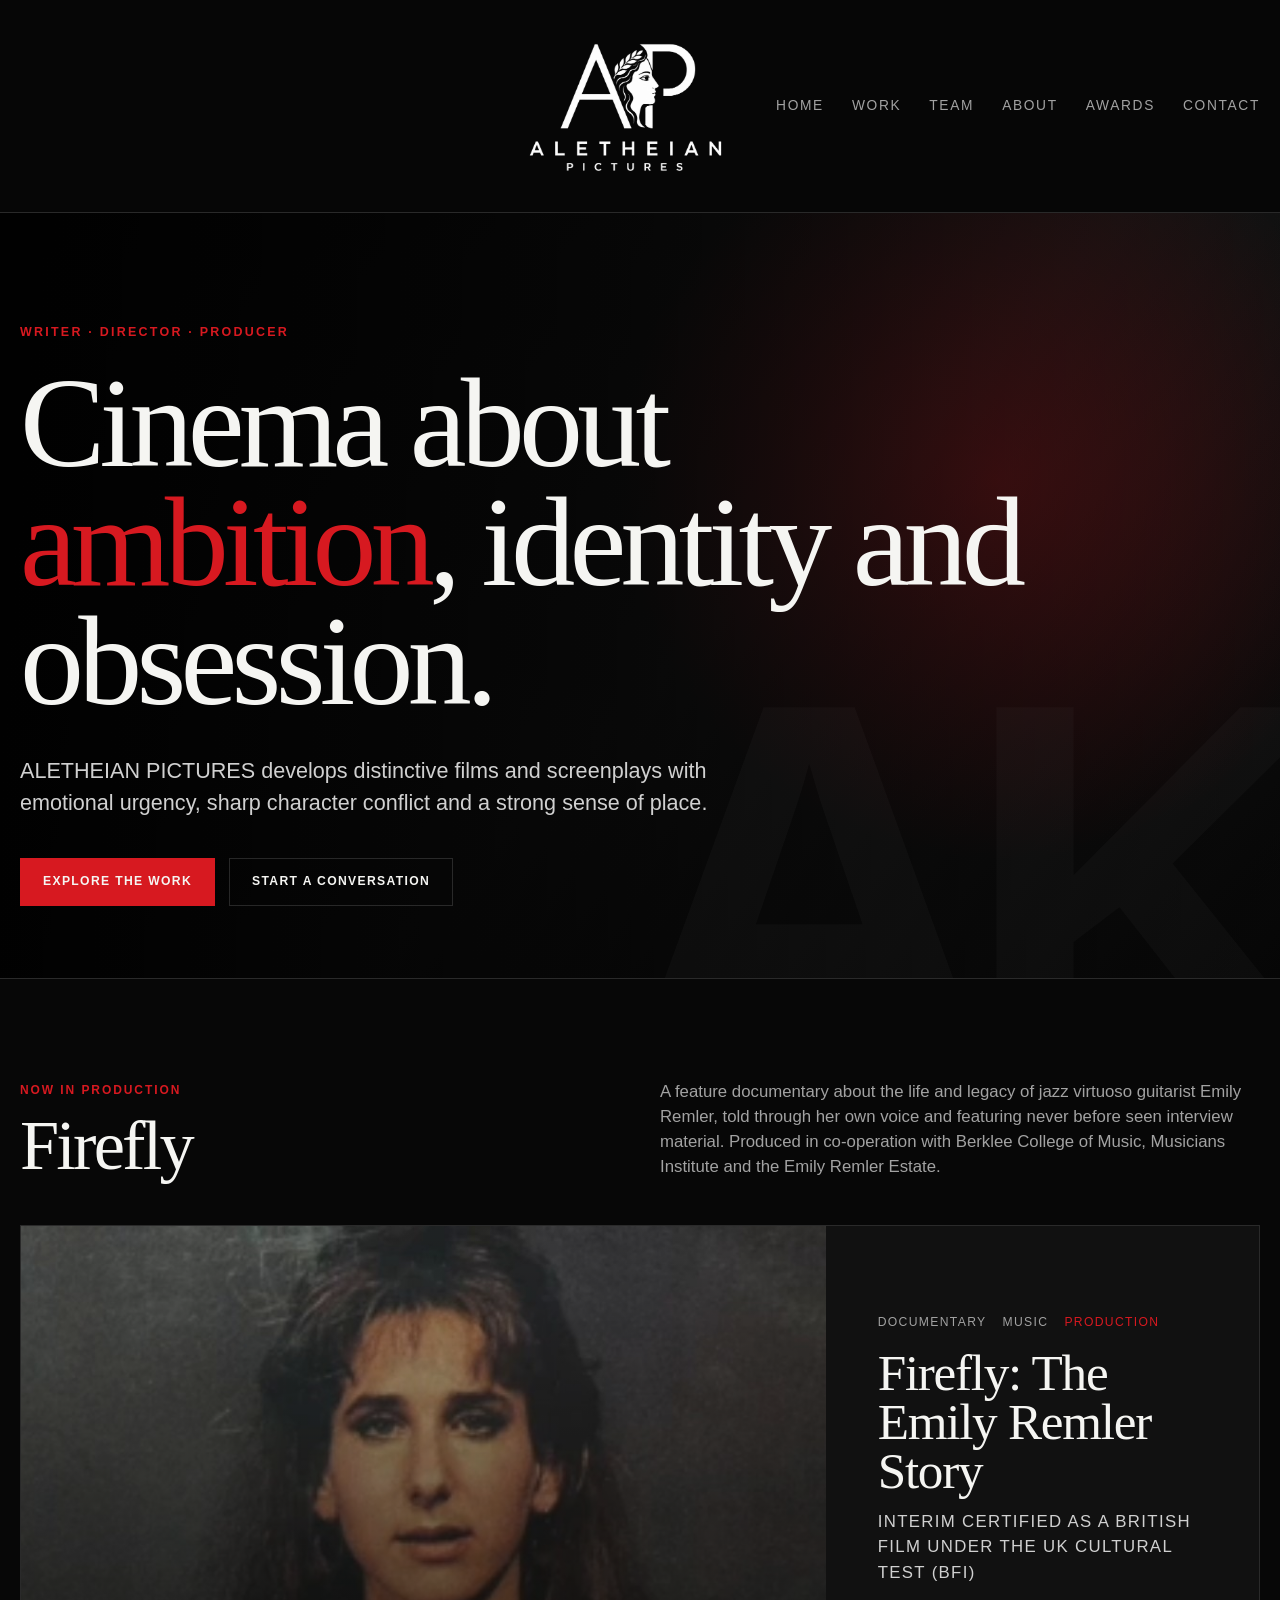
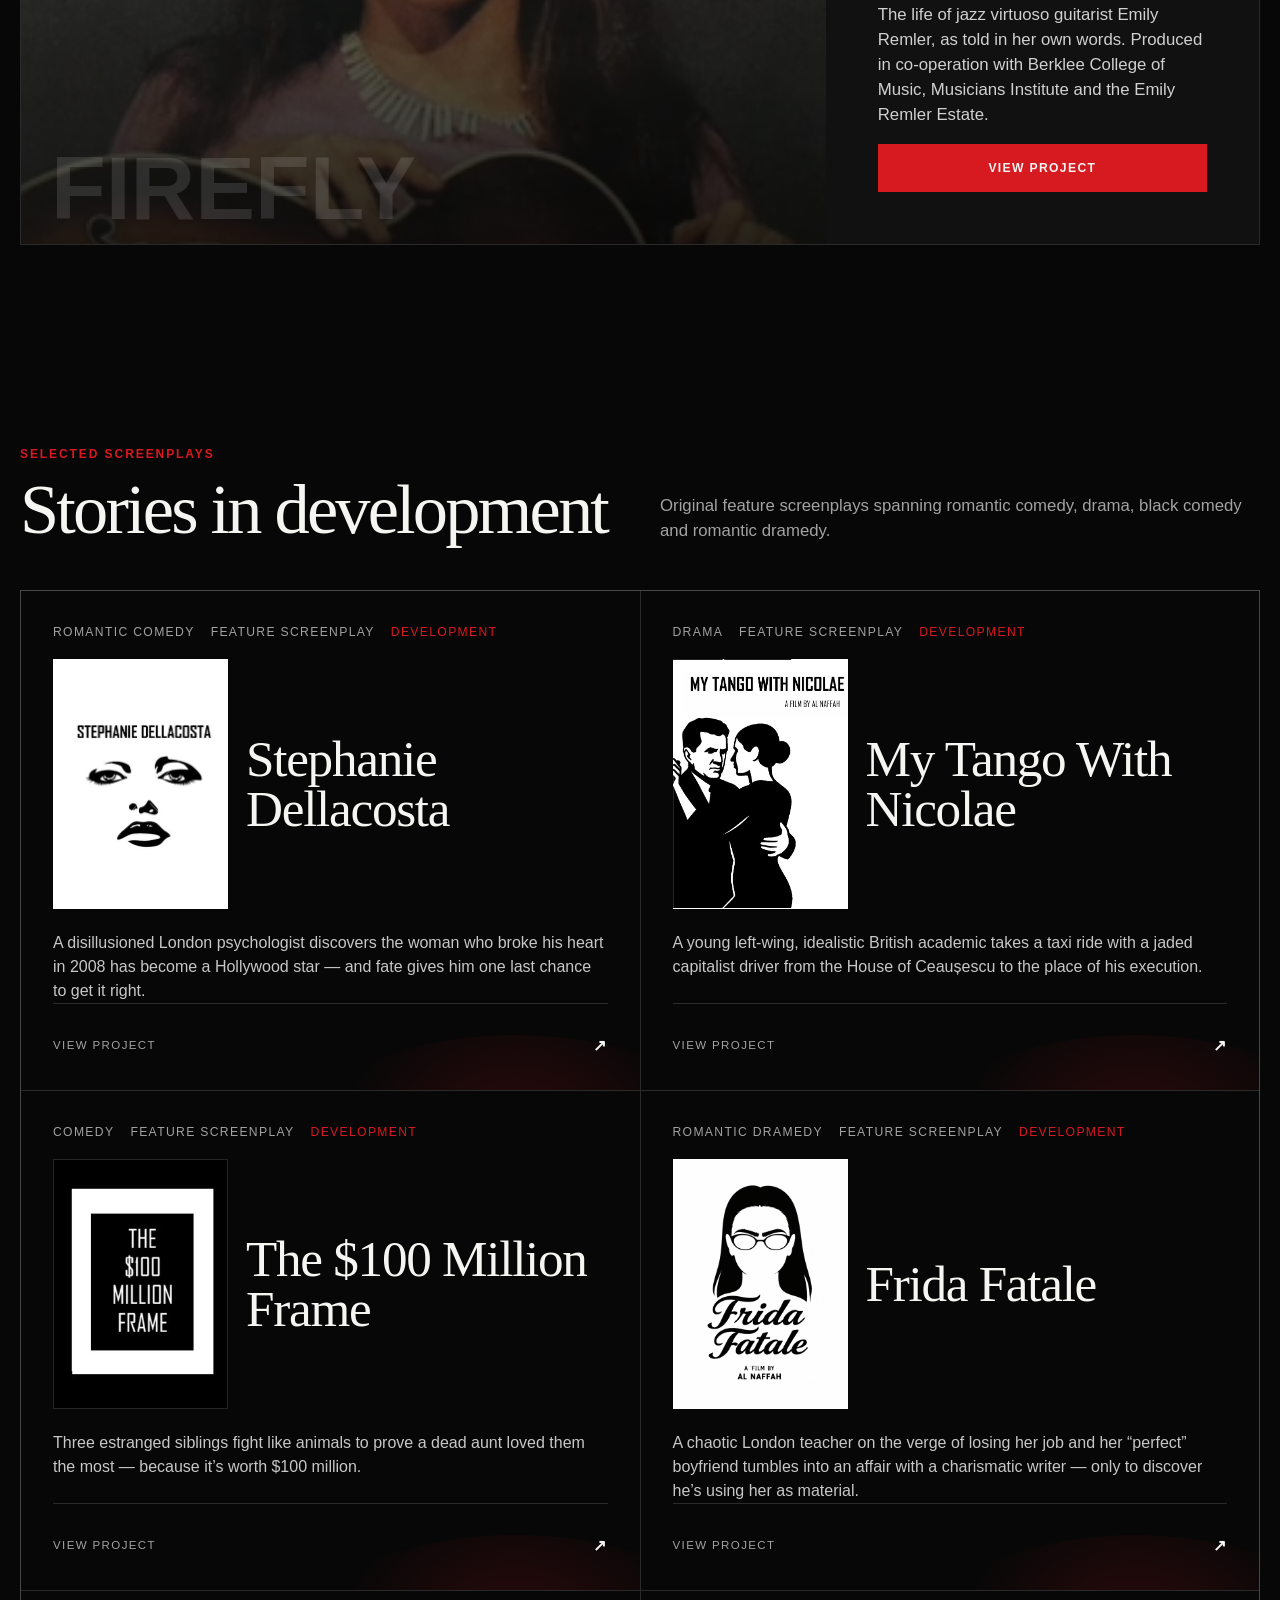
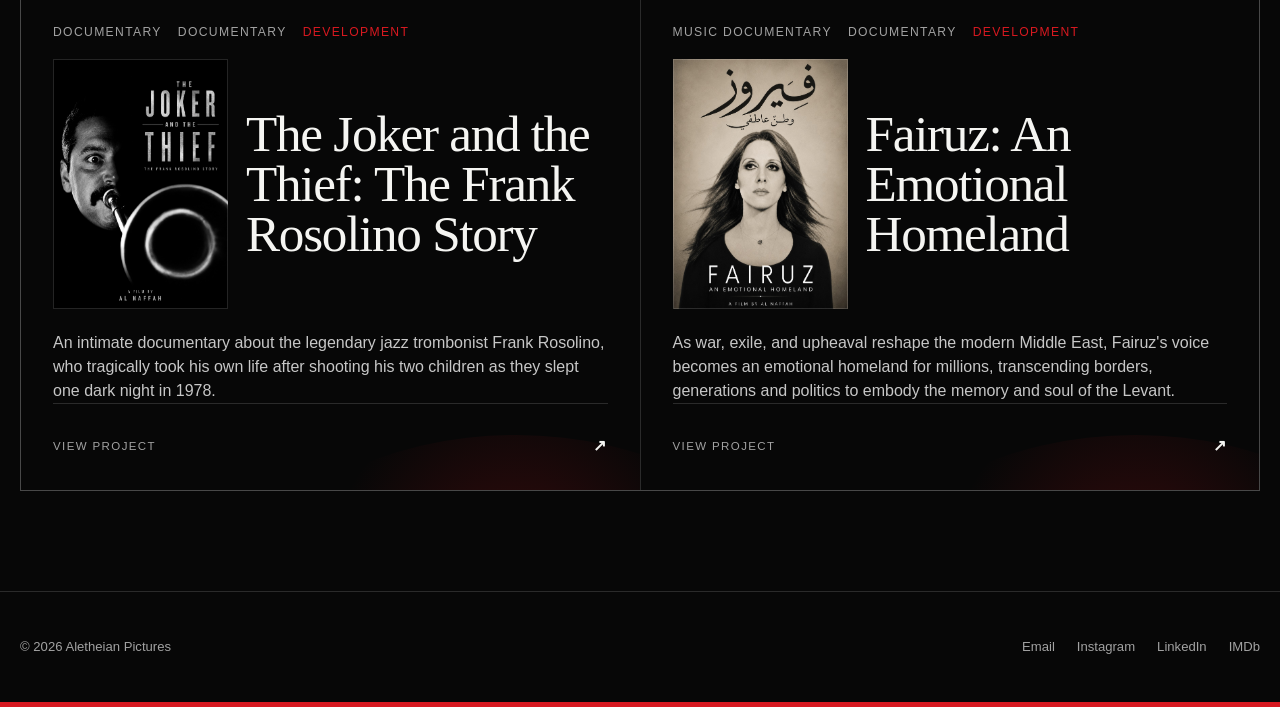
<file: index.html>
<!doctype html>
<html lang="en">
<head>
  <meta charset="utf-8">
  <meta name="viewport" content="width=device-width, initial-scale=1">
  <meta name="description" content="Aletheian Pictures — films and screenplays by writer, director and producer Al Naffah.">
  <title>Aletheian Pictures</title>
  <link rel="stylesheet" href="assets/css/styles.css">
</head>
<body>

<header class="site-header">
  <div class="container header-inner">
    <a class="brand" href="index.html"><img src="assets/images/aletheian-pictures-logo.png" alt="Aletheian Pictures" class="brand-logo"></a>
    <button class="menu-toggle" aria-label="Open navigation" aria-expanded="false">Menu</button>
    <nav class="nav" aria-label="Primary navigation">
      <a href="index.html">Home</a>
      <a href="work.html">Work</a>
      <a href="team.html">Team</a>
      <a href="about.html">About</a>
      <a href="awards.html">Awards</a>
      <a href="contact.html">Contact</a>
    </nav>
  </div>
</header>

<main>

<section class="hero">
  <div class="container hero-content">
    <p class="eyebrow">Writer · Director · Producer</p>
    <h1>Cinema about <em>ambition</em>, identity and obsession.</h1>
    <p class="hero-copy">ALETHEIAN PICTURES develops distinctive films and screenplays with emotional urgency, sharp character conflict and a strong sense of place.</p>
    <div class="hero-actions">
      <a class="button button-primary" href="work.html">Explore the work</a>
      <a class="button" href="contact.html">Start a conversation</a>
    </div>
  </div>
</section>

<section class="section">
  <div class="container">
    <div class="section-header">
      <div>
        <p class="section-kicker">Now in production</p>
        <h2 class="section-title">Firefly</h2>
      </div>
      <p class="section-intro">A feature documentary about the life and legacy of jazz virtuoso guitarist Emily Remler, told through her own voice and featuring never before seen interview material. Produced in co-operation with Berklee College of Music, Musicians Institute and the Emily Remler Estate.</p>
    </div>

    <div class="featured-grid">
      <a class="featured-image" href="https://fireflyemilyremler.com/video/firefly-teaser.mp4" target="_blank" rel="noopener" aria-label="Watch the Firefly teaser video"></a>
      <a class="featured-copy" href="firefly.html">
        <div class="meta">
          <span>Documentary</span>
          <span>Music</span>
          <span class="status">Production</span>
        </div>
        <h3>Firefly: The Emily Remler Story</h3>
        <p class="project-cert">Interim certified as a British film under the UK Cultural Test (BFI)</p>
        <p>The life of jazz virtuoso guitarist Emily Remler, as told in her own words. Produced in co-operation with Berklee College of Music, Musicians Institute and the Emily Remler Estate.</p>
        <span class="button button-primary">View project</span>
      </a>
    </div>
  </div>
</section>

<section class="section">
  <div class="container">
    <div class="section-header">
      <div>
        <p class="section-kicker">Selected screenplays</p>
        <h2 class="section-title">Stories in development</h2>
      </div>
      <p class="section-intro">Original feature screenplays spanning romantic comedy, drama, black comedy and romantic dramedy.</p>
    </div>
    <div class="project-grid">
      
<a class="project-card" data-project-card data-category="screenplay" href="stephanie-dellacosta.html">
  <div class="meta">
    <span>Romantic Comedy</span>
    <span>Feature Screenplay</span>
    <span class="status">Development</span>
  </div>
  <div class="card-heading">
    <div class="card-thumb" style="background-image:url('assets/images/stephanie-dellacosta.jpg')"></div>
    <h3>Stephanie Dellacosta</h3>
  </div>
  <p class="logline">A disillusioned London psychologist discovers the woman who broke his heart in 2008 has become a Hollywood star — and fate gives him one last chance to get it right.</p>
  <div class="card-footer">
    <span>View project</span>
    <strong>↗</strong>
  </div>
</a>

<a class="project-card" data-project-card data-category="screenplay" href="my-tango-with-nicolae.html">
  <div class="meta">
    <span>Drama</span>
    <span>Feature Screenplay</span>
    <span class="status">Development</span>
  </div>
  <div class="card-heading">
    <div class="card-thumb" style="background-image:url('assets/images/my-tango-with-nicolae.jpg')"></div>
    <h3>My Tango With Nicolae</h3>
  </div>
  <p class="logline">A young left-wing, idealistic British academic takes a taxi ride with a jaded capitalist driver from the House of Ceaușescu to the place of his execution.</p>
  <div class="card-footer">
    <span>View project</span>
    <strong>↗</strong>
  </div>
</a>

<a class="project-card" data-project-card data-category="screenplay" href="the-100-million-frame.html">
  <div class="meta">
    <span>Comedy</span>
    <span>Feature Screenplay</span>
    <span class="status">Development</span>
  </div>
  <div class="card-heading">
    <div class="card-thumb" style="background-image:url('assets/images/the-100-million-frame.jpg')"></div>
    <h3>The $100 Million Frame</h3>
  </div>
  <p class="logline">Three estranged siblings fight like animals to prove a dead aunt loved them the most — because it’s worth $100 million.</p>
  <div class="card-footer">
    <span>View project</span>
    <strong>↗</strong>
  </div>
</a>

<a class="project-card" data-project-card data-category="screenplay" href="frida-fatale.html">
  <div class="meta">
    <span>Romantic Dramedy</span>
    <span>Feature Screenplay</span>
    <span class="status">Development</span>
  </div>
  <div class="card-heading">
    <div class="card-thumb" style="background-image:url('assets/images/frida-fatale.jpg')"></div>
    <h3>Frida Fatale</h3>
  </div>
  <p class="logline">A chaotic London teacher on the verge of losing her job and her “perfect” boyfriend tumbles into an affair with a charismatic writer — only to discover he’s using her as material.</p>
  <div class="card-footer">
    <span>View project</span>
    <strong>↗</strong>
  </div>
</a>

<a class="project-card" data-project-card data-category="film" href="joker-and-the-thief.html">
  <div class="meta">
    <span>Documentary</span>
    <span>Documentary</span>
    <span class="status">Development</span>
  </div>
  <div class="card-heading">
    <div class="card-thumb" style="background-image:url('assets/images/joker-and-the-thief.jpg')"></div>
    <h3>The Joker and the Thief: The Frank Rosolino Story</h3>
  </div>
  <p class="logline">An intimate documentary about the legendary jazz trombonist Frank Rosolino, who tragically took his own life after shooting his two children as they slept one dark night in 1978.</p>
  <div class="card-footer">
    <span>View project</span>
    <strong>↗</strong>
  </div>
</a>

<a class="project-card" data-project-card data-category="film" href="fairuz-an-emotional-homeland.html">
  <div class="meta">
    <span>Music Documentary</span>
    <span>Documentary</span>
    <span class="status">Development</span>
  </div>
  <div class="card-heading">
    <div class="card-thumb" style="background-image:url('assets/images/fairuz.jpg')"></div>
    <h3>Fairuz: An Emotional Homeland</h3>
  </div>
  <p class="logline">As war, exile, and upheaval reshape the modern Middle East, Fairuz's voice becomes an emotional homeland for millions, transcending borders, generations and politics to embody the memory and soul of the Levant.</p>
  <div class="card-footer">
    <span>View project</span>
    <strong>↗</strong>
  </div>
</a>

    </div>
  </div>
</section>

</main>

<footer class="site-footer">
  <div class="container footer-inner">
    <div>© <span data-year></span> Aletheian Pictures</div>
    <div class="footer-links">
      <a href="mailto:alnaffah@aletheianpictures.com">Email</a>
      <a href="https://www.instagram.com/aletheianpictures/" target="_blank" rel="noopener">Instagram</a>
      <a href="https://www.linkedin.com/in/al-naffah-8289473b5/" target="_blank" rel="noopener">LinkedIn</a>
      <a href="https://www.imdb.com/name/nm17255204/" target="_blank" rel="noopener">IMDb</a>
    </div>
  </div>
</footer>
<div class="red-rule"></div>

<script src="assets/js/site.js"></script>
</body>
</html>
</file>
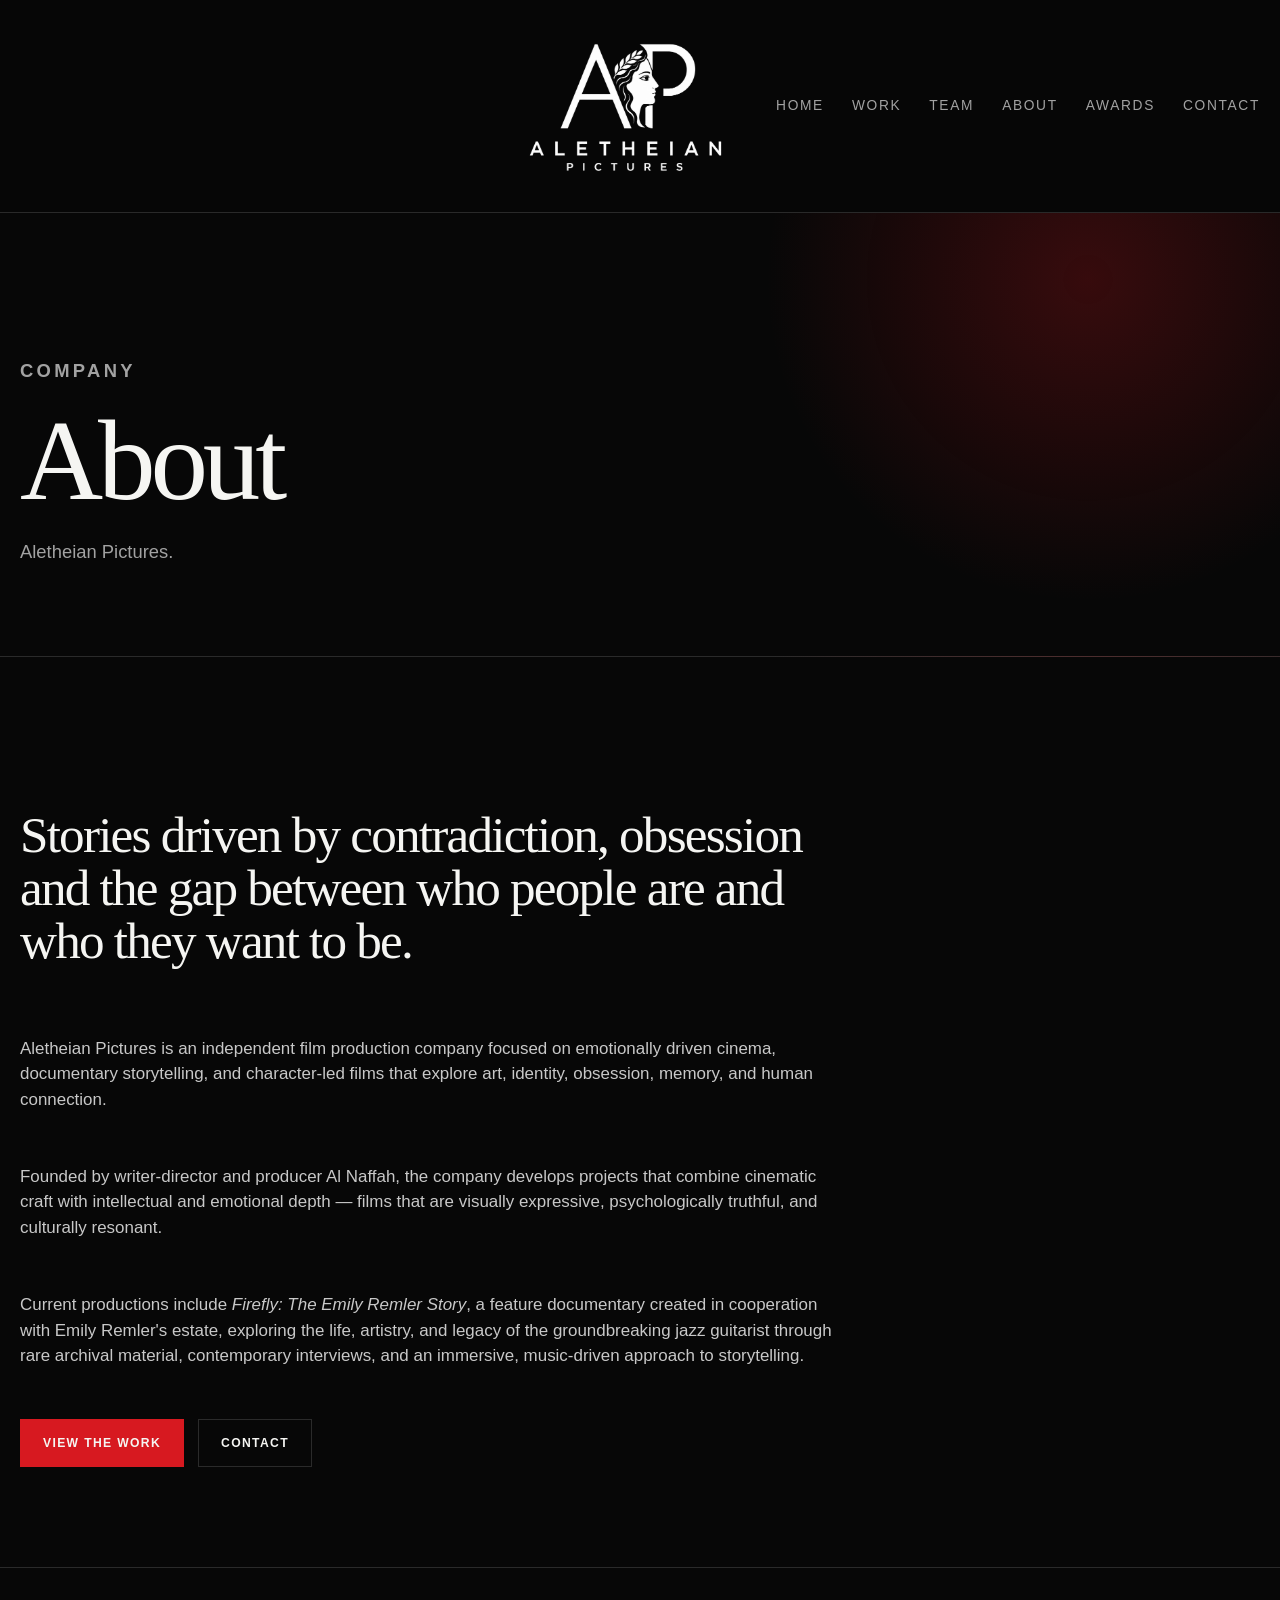
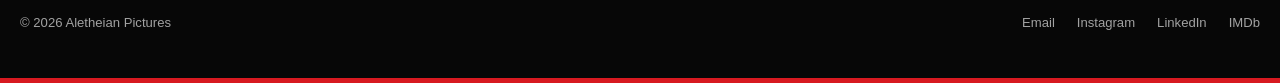
<file: about.html>
<!doctype html>
<html lang="en">
<head>
  <meta charset="utf-8">
  <meta name="viewport" content="width=device-width, initial-scale=1">
  <meta name="description" content="Aletheian Pictures — an independent film production company focused on emotionally driven cinema, documentary storytelling, and character-led films.">
  <title>About | Aletheian Pictures</title>
  <link rel="stylesheet" href="assets/css/styles.css">
</head>
<body>

<header class="site-header">
  <div class="container header-inner">
    <a class="brand" href="index.html"><img src="assets/images/aletheian-pictures-logo.png" alt="Aletheian Pictures" class="brand-logo"></a>
    <button class="menu-toggle" aria-label="Open navigation" aria-expanded="false">Menu</button>
    <nav class="nav" aria-label="Primary navigation">
      <a href="index.html">Home</a>
      <a href="work.html">Work</a>
      <a href="team.html">Team</a>
      <a href="about.html">About</a>
      <a href="awards.html">Awards</a>
      <a href="contact.html">Contact</a>
    </nav>
  </div>
</header>

<main>

<section class="page-hero">
  <div class="container">
    <p class="eyebrow">Company</p>
    <h1>About</h1>
    <p>Aletheian Pictures.</p>
  </div>
</section>

<section class="section">
  <div class="container">
    <div class="about-copy">
      <p class="large-copy">Stories driven by contradiction, obsession and the gap between who people are and who they want to be.</p>
      <div class="body-copy">
        <p>Aletheian Pictures is an independent film production company focused on emotionally driven cinema, documentary storytelling, and character-led films that explore art, identity, obsession, memory, and human connection.</p>
        <p>Founded by writer-director and producer Al Naffah, the company develops projects that combine cinematic craft with intellectual and emotional depth — films that are visually expressive, psychologically truthful, and culturally resonant.</p>
        <p>Current productions include <em>Firefly: The Emily Remler Story</em>, a feature documentary created in cooperation with Emily Remler's estate, exploring the life, artistry, and legacy of the groundbreaking jazz guitarist through rare archival material, contemporary interviews, and an immersive, music-driven approach to storytelling.</p>
      </div>
      <div class="hero-actions">
        <a class="button button-primary" href="work.html">View the work</a>
        <a class="button" href="contact.html">Contact</a>
      </div>
    </div>
  </div>
</section>

</main>

<footer class="site-footer">
  <div class="container footer-inner">
    <div>© <span data-year></span> Aletheian Pictures</div>
    <div class="footer-links">
      <a href="mailto:alnaffah@aletheianpictures.com">Email</a>
      <a href="https://www.instagram.com/aletheianpictures/" target="_blank" rel="noopener">Instagram</a>
      <a href="https://www.linkedin.com/in/al-naffah-8289473b5/" target="_blank" rel="noopener">LinkedIn</a>
      <a href="https://www.imdb.com/name/nm17255204/" target="_blank" rel="noopener">IMDb</a>
    </div>
  </div>
</footer>
<div class="red-rule"></div>

<script src="assets/js/site.js"></script>
</body>
</html>
</file>
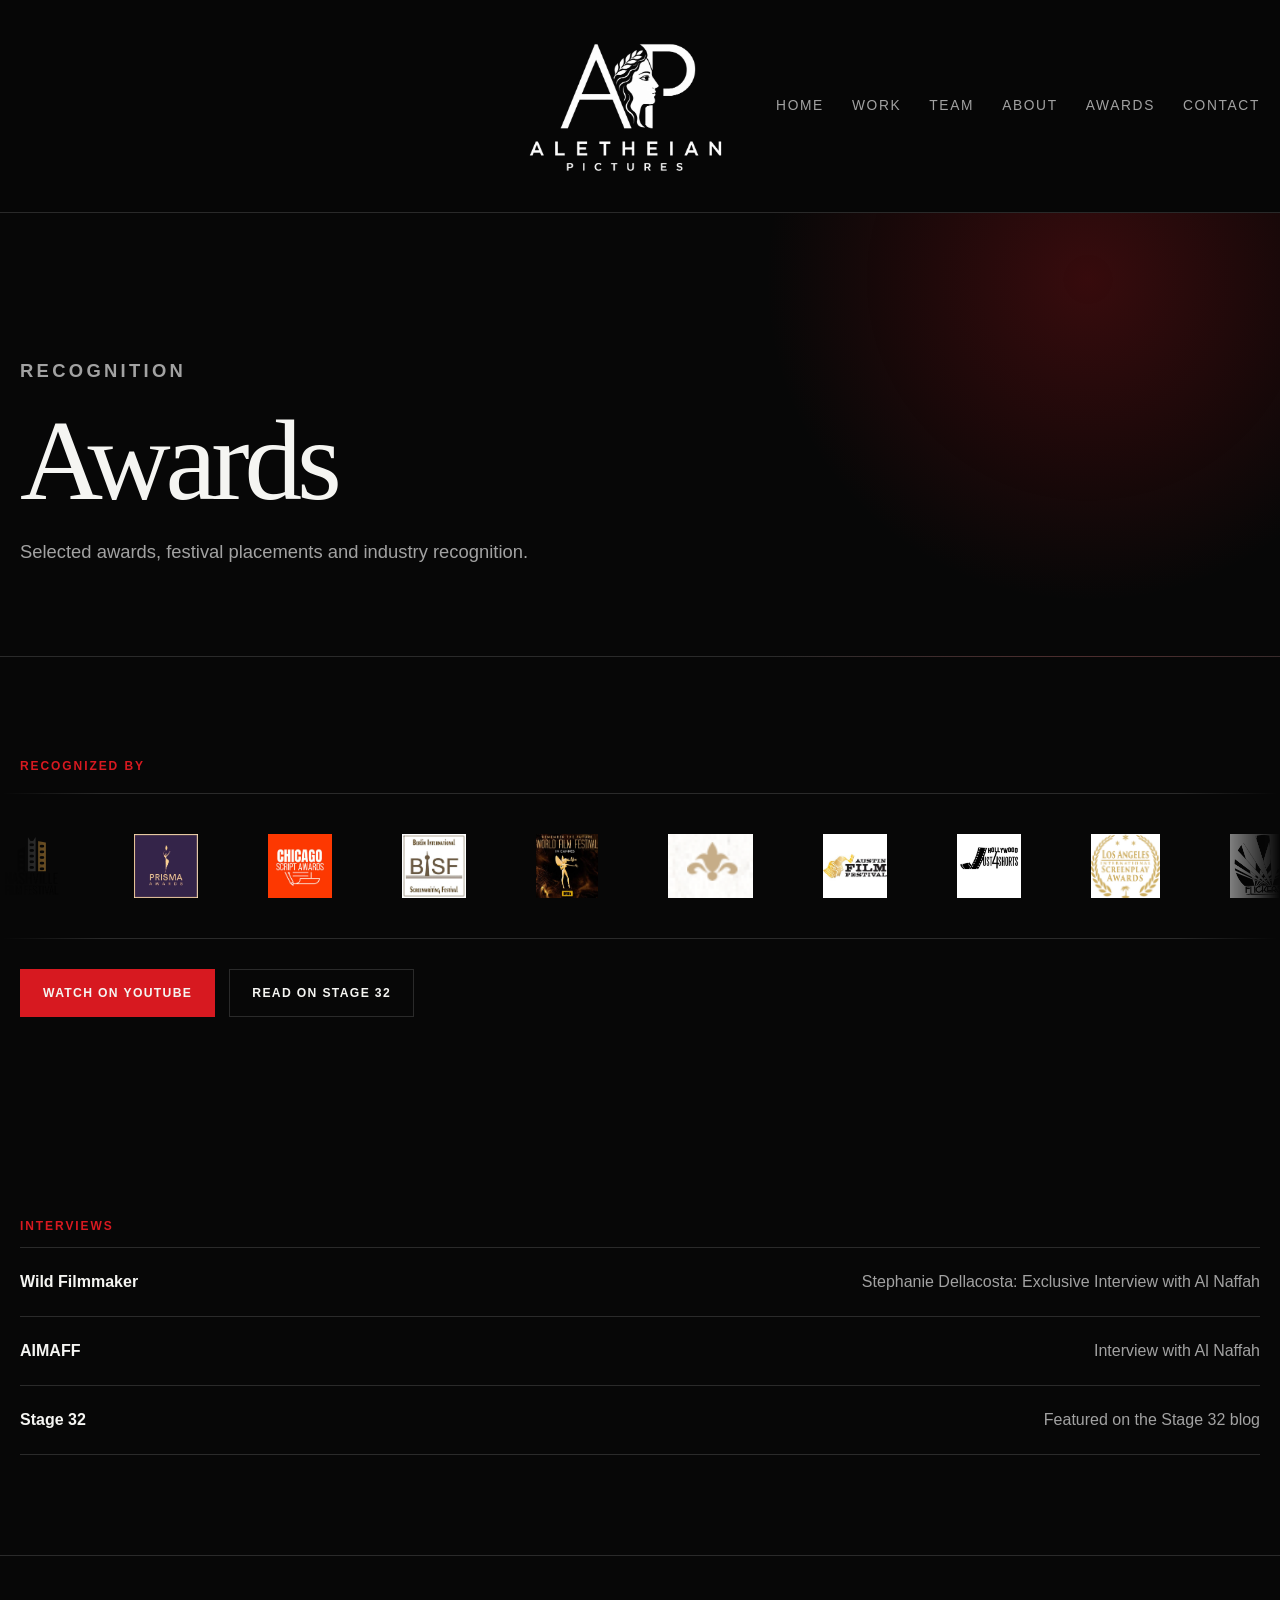
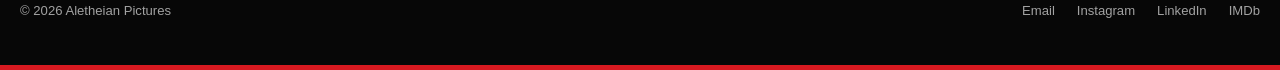
<file: awards.html>
<!doctype html>
<html lang="en">
<head>
  <meta charset="utf-8">
  <meta name="viewport" content="width=device-width, initial-scale=1">
  <meta name="description" content="Aletheian Pictures — films and screenplays by writer, director and producer Al Naffah.">
  <title>Awards | Aletheian Pictures</title>
  <link rel="stylesheet" href="assets/css/styles.css">
</head>
<body>

<header class="site-header">
  <div class="container header-inner">
    <a class="brand" href="index.html"><img src="assets/images/aletheian-pictures-logo.png" alt="Aletheian Pictures" class="brand-logo"></a>
    <button class="menu-toggle" aria-label="Open navigation" aria-expanded="false">Menu</button>
    <nav class="nav" aria-label="Primary navigation">
      <a href="index.html">Home</a>
      <a href="work.html">Work</a>
      <a href="team.html">Team</a>
      <a href="about.html">About</a>
      <a href="awards.html">Awards</a>
      <a href="contact.html">Contact</a>
    </nav>
  </div>
</header>

<main>

<section class="page-hero">
  <div class="container">
    <p class="eyebrow">Recognition</p>
    <h1>Awards</h1>
    <p>Selected awards, festival placements and industry recognition.</p>
  </div>
</section>

<section class="section">
  <div class="container">
    <p class="section-kicker">Recognized By</p>
  </div>
  <div class="marquee">
    <div class="marquee-track">
      <img class="marquee-item" src="assets/images/laurels/nashville-film-festival.png" alt="Nashville Film Festival">
      <img class="marquee-item" src="assets/images/laurels/rome-prisma-awards.jpg" alt="Rome Prisma Awards">
      <img class="marquee-item" src="assets/images/laurels/chicago-script-awards.jpg" alt="Chicago Script Awards">
      <img class="marquee-item" src="assets/images/laurels/berlin-international-screenwriting-festival.jpg" alt="Berlin International Screenwriting Festival">
      <img class="marquee-item" src="assets/images/laurels/cannes-world-film-festival.png" alt="Cannes World Film Festival">
      <img class="marquee-item" src="assets/images/laurels/rocaberti-writers-scholarship.png" alt="Rocaberti Writers Scholarship">
      <img class="marquee-item" src="assets/images/laurels/austin-film-festival.jpg" alt="Austin Film Festival">
      <img class="marquee-item" src="assets/images/laurels/hollywood-just4shorts.png" alt="Hollywood Just4Shorts">
      <img class="marquee-item" src="assets/images/laurels/los-angeles-international-screenplay-awards.png" alt="Los Angeles International Screenplay Awards">
      <img class="marquee-item" src="assets/images/laurels/flickers-rhode-island-international-film-festival.png" alt="Flickers' Rhode Island International Film Festival">
      <img class="marquee-item" src="assets/images/laurels/cambridge-script-festival.png" alt="Cambridge Script Festival">
      <img class="marquee-item" src="assets/images/laurels/palm-springs-international-screenplay-awards.webp" alt="Palm Springs International Screenplay Awards">
      <img class="marquee-item" src="assets/images/laurels/lsc.png" alt="LSC">
      <img class="marquee-item" src="assets/images/laurels/oxford-script-awards.jpg" alt="Oxford Script Awards">
      <img class="marquee-item" src="assets/images/laurels/richmond-international-film-festival.png" alt="Richmond International Film Festival">
      <img class="marquee-item" src="assets/images/laurels/stage-32-female-driven-screenwriting-contest.jpg" alt="Stage 32 Female Driven Screenwriting Contest">
      <img class="marquee-item" aria-hidden="true" src="assets/images/laurels/nashville-film-festival.png" alt="">
      <img class="marquee-item" aria-hidden="true" src="assets/images/laurels/rome-prisma-awards.jpg" alt="">
      <img class="marquee-item" aria-hidden="true" src="assets/images/laurels/chicago-script-awards.jpg" alt="">
      <img class="marquee-item" aria-hidden="true" src="assets/images/laurels/berlin-international-screenwriting-festival.jpg" alt="">
      <img class="marquee-item" aria-hidden="true" src="assets/images/laurels/cannes-world-film-festival.png" alt="">
      <img class="marquee-item" aria-hidden="true" src="assets/images/laurels/rocaberti-writers-scholarship.png" alt="">
      <img class="marquee-item" aria-hidden="true" src="assets/images/laurels/austin-film-festival.jpg" alt="">
      <img class="marquee-item" aria-hidden="true" src="assets/images/laurels/hollywood-just4shorts.png" alt="">
      <img class="marquee-item" aria-hidden="true" src="assets/images/laurels/los-angeles-international-screenplay-awards.png" alt="">
      <img class="marquee-item" aria-hidden="true" src="assets/images/laurels/flickers-rhode-island-international-film-festival.png" alt="">
      <img class="marquee-item" aria-hidden="true" src="assets/images/laurels/cambridge-script-festival.png" alt="">
      <img class="marquee-item" aria-hidden="true" src="assets/images/laurels/palm-springs-international-screenplay-awards.webp" alt="">
      <img class="marquee-item" aria-hidden="true" src="assets/images/laurels/lsc.png" alt="">
      <img class="marquee-item" aria-hidden="true" src="assets/images/laurels/oxford-script-awards.jpg" alt="">
      <img class="marquee-item" aria-hidden="true" src="assets/images/laurels/richmond-international-film-festival.png" alt="">
      <img class="marquee-item" aria-hidden="true" src="assets/images/laurels/stage-32-female-driven-screenwriting-contest.jpg" alt="">
    </div>
  </div>
  <div class="container hero-actions" style="margin-top:30px;">
    <a class="button button-primary" href="https://www.youtube.com/watch?v=PyzI7ZUIGLY" target="_blank" rel="noopener">Watch on YouTube</a>
    <a class="button" href="https://www.stage32.com/blog/4376" target="_blank" rel="noopener">Read on Stage 32</a>
  </div>
</section>

<section class="section">
  <div class="container">
    <p class="section-kicker">Interviews</p>
    <div class="contact-links">
      <a class="contact-link" href="https://wildfilmmaker.com/stephanie-dellacosta-exclusive-interview-with-al-naffah/" target="_blank" rel="noopener">
        <strong>Wild Filmmaker</strong>
        <span>Stephanie Dellacosta: Exclusive Interview with Al Naffah</span>
      </a>
      <a class="contact-link" href="https://www.aimaff.eu/interviews/gn42k658pwtf4mk-75dgp-rngl9-gsk2r-jjm3s-lrzct-nd837-mn53d-x7asm-c5cft-h8dea-799l7-y9jbx-f6fse-jf6s8-ydwsd-t86cd-py9at-hda54-5959r-nxky3-8bmhx-rjm4r-4jc4z?rq=naffah" target="_blank" rel="noopener">
        <strong>AIMAFF</strong>
        <span>Interview with Al Naffah</span>
      </a>
      <a class="contact-link" href="https://www.stage32.com/blog/4376" target="_blank" rel="noopener">
        <strong>Stage 32</strong>
        <span>Featured on the Stage 32 blog</span>
      </a>
    </div>
  </div>
</section>

</main>

<footer class="site-footer">
  <div class="container footer-inner">
    <div>© <span data-year></span> Aletheian Pictures</div>
    <div class="footer-links">
      <a href="mailto:alnaffah@aletheianpictures.com">Email</a>
      <a href="https://www.instagram.com/aletheianpictures/" target="_blank" rel="noopener">Instagram</a>
      <a href="https://www.linkedin.com/in/al-naffah-8289473b5/" target="_blank" rel="noopener">LinkedIn</a>
      <a href="https://www.imdb.com/name/nm17255204/" target="_blank" rel="noopener">IMDb</a>
    </div>
  </div>
</footer>
<div class="red-rule"></div>

<script src="assets/js/site.js"></script>
</body>
</html>
</file>
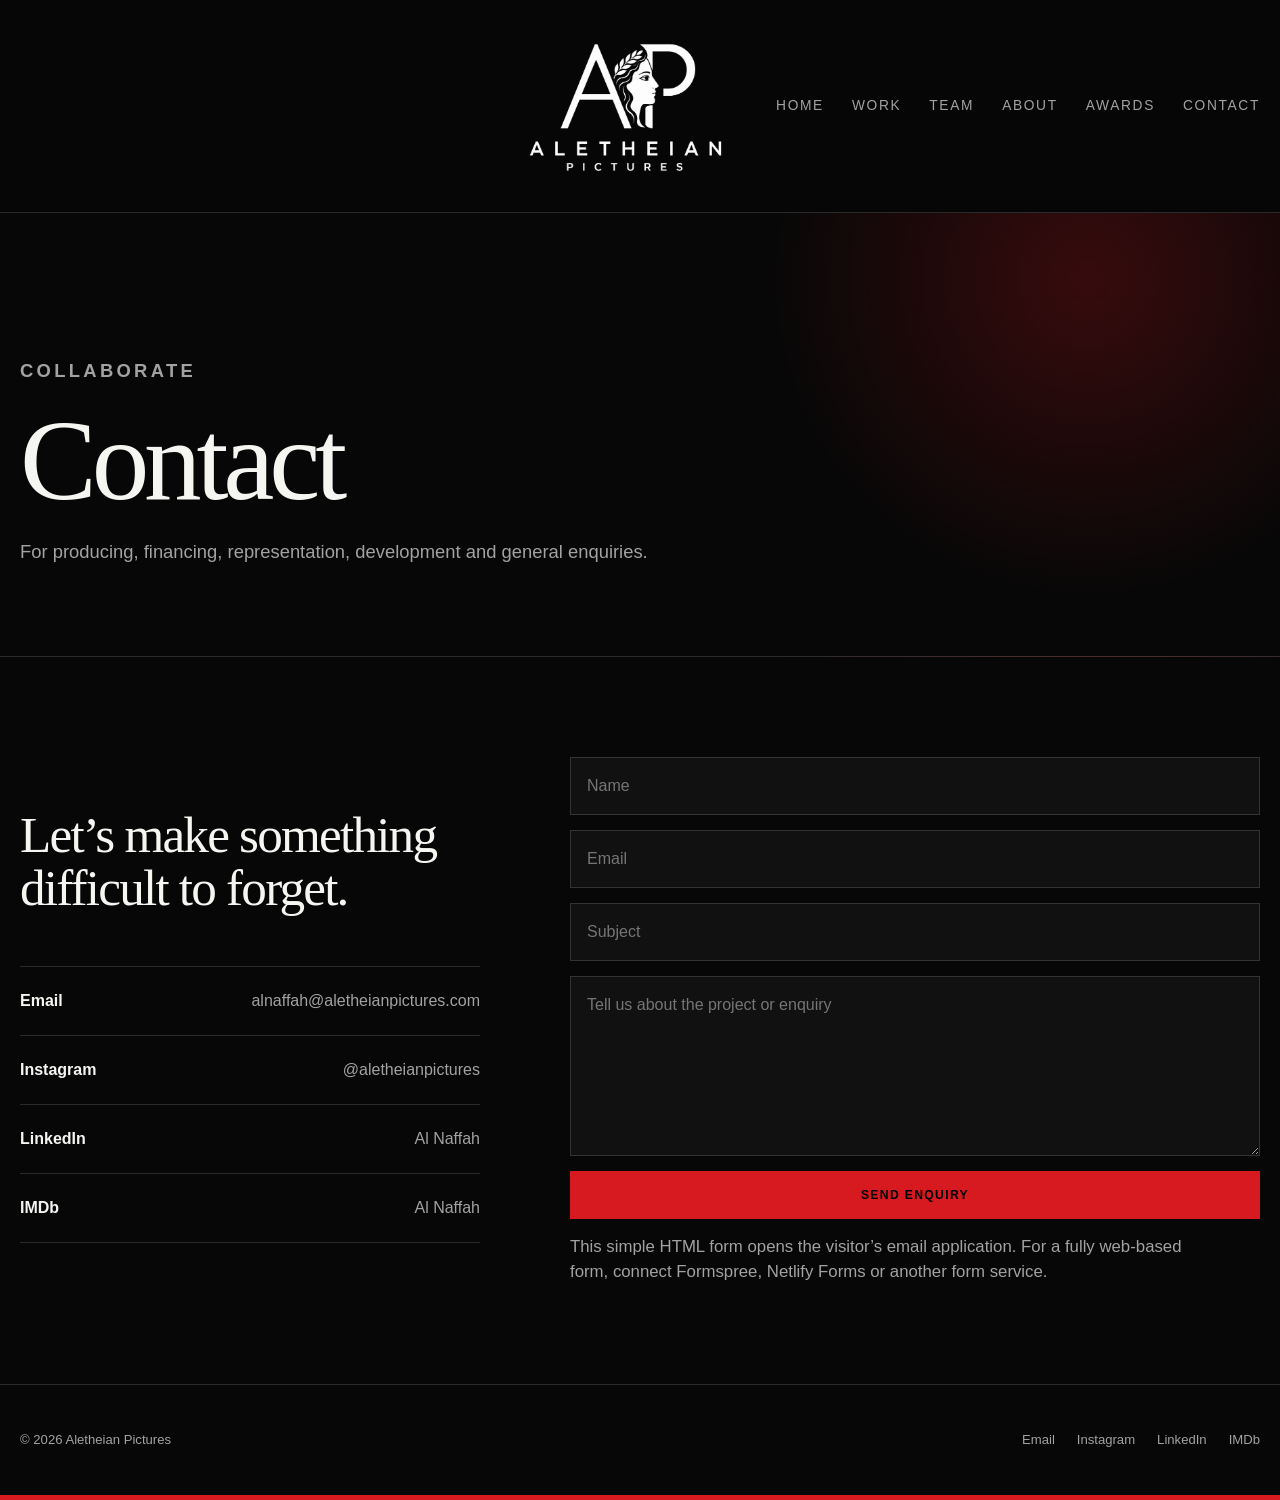
<file: contact.html>
<!doctype html>
<html lang="en">
<head>
  <meta charset="utf-8">
  <meta name="viewport" content="width=device-width, initial-scale=1">
  <meta name="description" content="Aletheian Pictures — films and screenplays by writer, director and producer Al Naffah.">
  <title>Contact | Aletheian Pictures</title>
  <link rel="stylesheet" href="assets/css/styles.css">
</head>
<body>

<header class="site-header">
  <div class="container header-inner">
    <a class="brand" href="index.html"><img src="assets/images/aletheian-pictures-logo.png" alt="Aletheian Pictures" class="brand-logo"></a>
    <button class="menu-toggle" aria-label="Open navigation" aria-expanded="false">Menu</button>
    <nav class="nav" aria-label="Primary navigation">
      <a href="index.html">Home</a>
      <a href="work.html">Work</a>
      <a href="team.html">Team</a>
      <a href="about.html">About</a>
      <a href="awards.html">Awards</a>
      <a href="contact.html">Contact</a>
    </nav>
  </div>
</header>

<main>

<section class="page-hero">
  <div class="container">
    <p class="eyebrow">Collaborate</p>
    <h1>Contact</h1>
    <p>For producing, financing, representation, development and general enquiries.</p>
  </div>
</section>

<section class="section">
  <div class="container contact-grid">
    <div>
      <p class="large-copy">Let’s make something difficult to forget.</p>
      <div class="contact-links">
        <a class="contact-link" href="mailto:alnaffah@aletheianpictures.com"><strong>Email</strong><span>alnaffah@aletheianpictures.com</span></a>
        <a class="contact-link" href="https://www.instagram.com/aletheianpictures/" target="_blank" rel="noopener"><strong>Instagram</strong><span>@aletheianpictures</span></a>
        <a class="contact-link" href="https://www.linkedin.com/in/al-naffah-8289473b5/" target="_blank" rel="noopener"><strong>LinkedIn</strong><span>Al Naffah</span></a>
        <a class="contact-link" href="https://www.imdb.com/name/nm17255204/" target="_blank" rel="noopener"><strong>IMDb</strong><span>Al Naffah</span></a>
      </div>
    </div>
    <form class="contact-form" action="mailto:alnaffah@aletheianpictures.com" method="post" enctype="text/plain">
      <input type="text" name="name" placeholder="Name" required>
      <input type="email" name="email" placeholder="Email" required>
      <input type="text" name="subject" placeholder="Subject">
      <textarea name="message" placeholder="Tell us about the project or enquiry" required></textarea>
      <button class="button button-primary" type="submit">Send enquiry</button>
      <p class="section-intro">This simple HTML form opens the visitor’s email application. For a fully web-based form, connect Formspree, Netlify Forms or another form service.</p>
    </form>
  </div>
</section>

</main>

<footer class="site-footer">
  <div class="container footer-inner">
    <div>© <span data-year></span> Aletheian Pictures</div>
    <div class="footer-links">
      <a href="mailto:alnaffah@aletheianpictures.com">Email</a>
      <a href="https://www.instagram.com/aletheianpictures/" target="_blank" rel="noopener">Instagram</a>
      <a href="https://www.linkedin.com/in/al-naffah-8289473b5/" target="_blank" rel="noopener">LinkedIn</a>
      <a href="https://www.imdb.com/name/nm17255204/" target="_blank" rel="noopener">IMDb</a>
    </div>
  </div>
</footer>
<div class="red-rule"></div>

<script src="assets/js/site.js"></script>
</body>
</html>
</file>
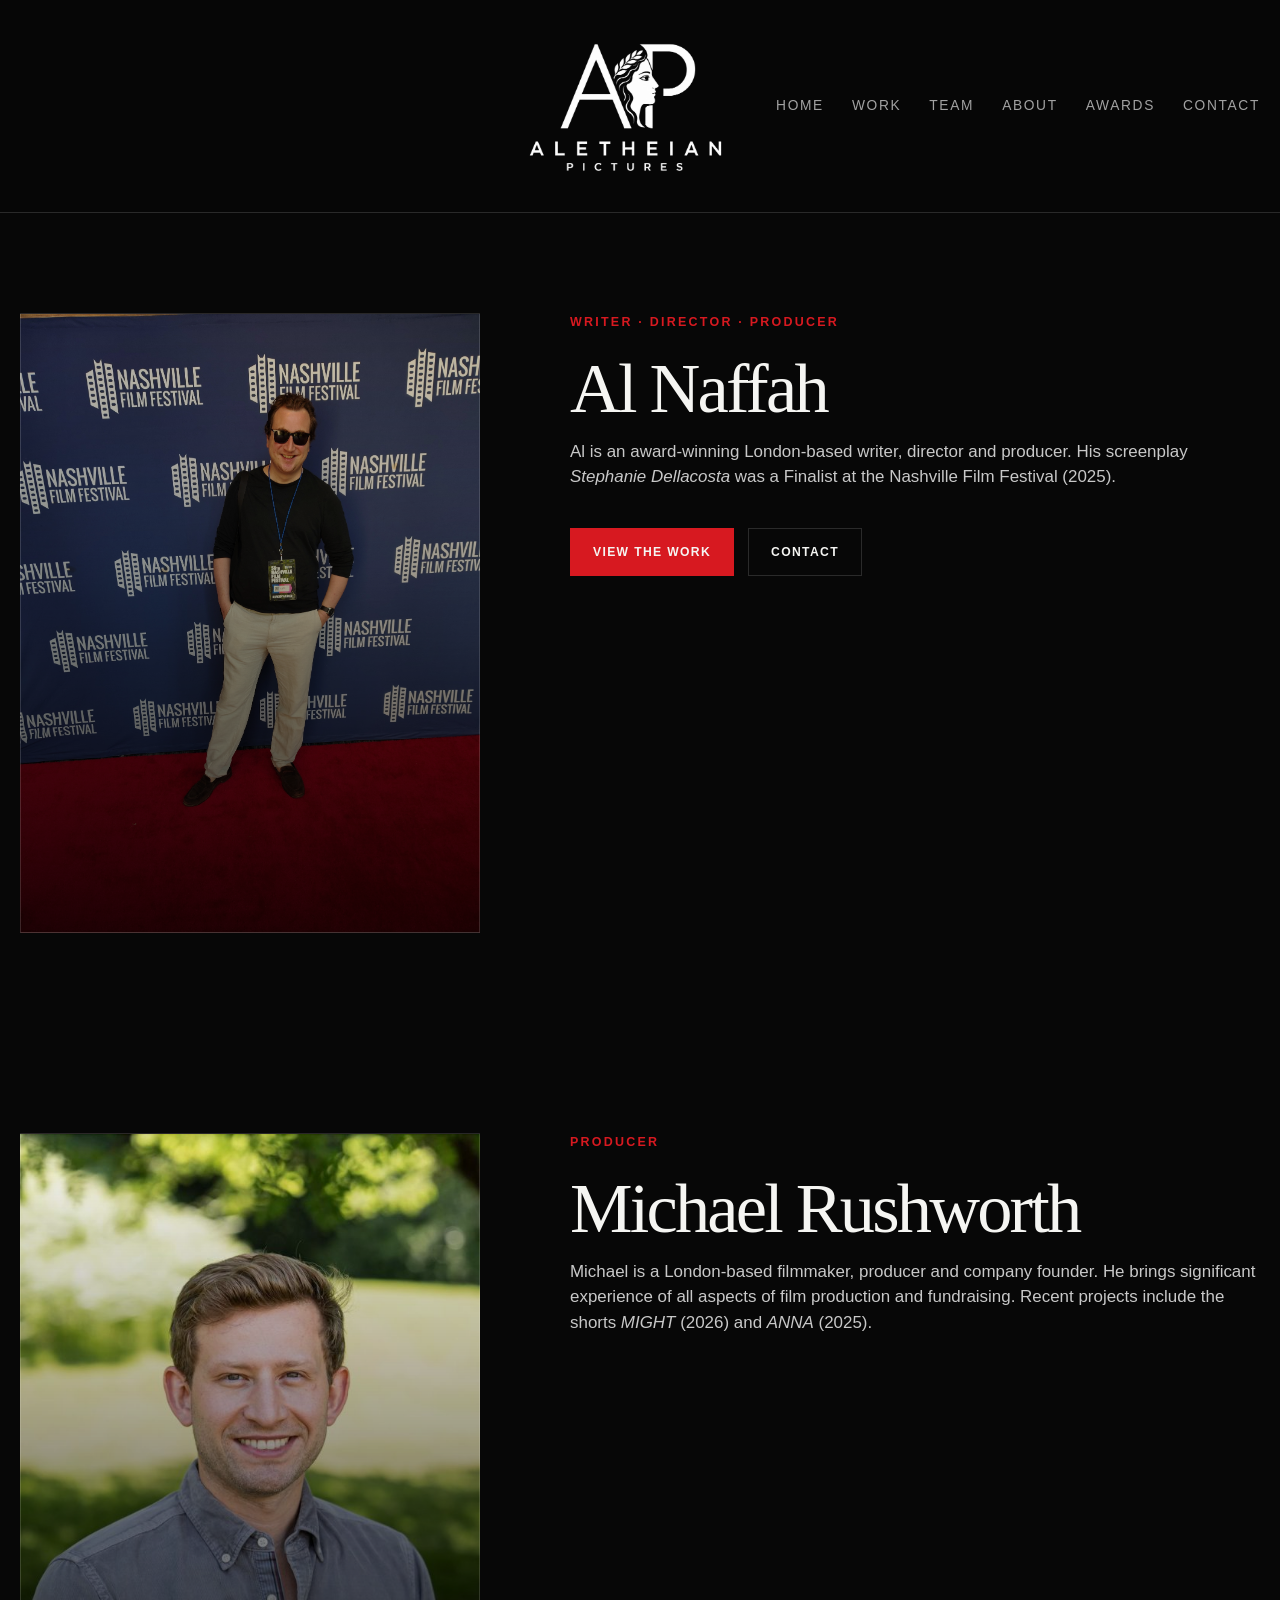
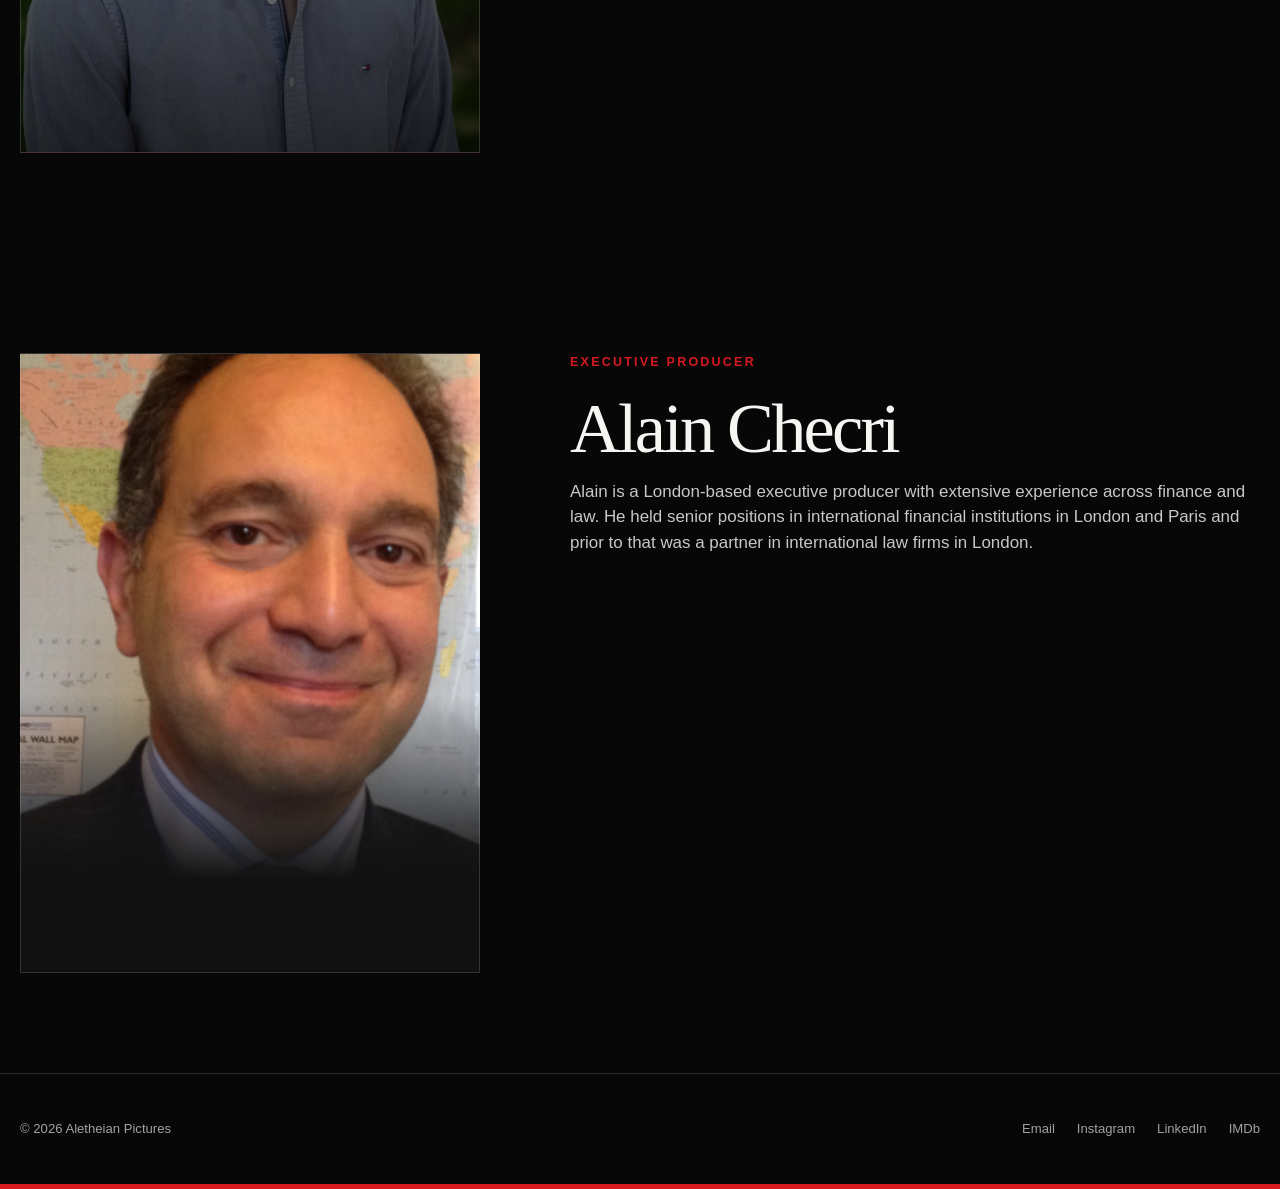
<file: team.html>
<!doctype html>
<html lang="en">
<head>
  <meta charset="utf-8">
  <meta name="viewport" content="width=device-width, initial-scale=1">
  <meta name="description" content="Aletheian Pictures — films and screenplays by writer, director and producer Al Naffah.">
  <title>Team | Aletheian Pictures</title>
  <link rel="stylesheet" href="assets/css/styles.css">
</head>
<body>

<header class="site-header">
  <div class="container header-inner">
    <a class="brand" href="index.html"><img src="assets/images/aletheian-pictures-logo.png" alt="Aletheian Pictures" class="brand-logo"></a>
    <button class="menu-toggle" aria-label="Open navigation" aria-expanded="false">Menu</button>
    <nav class="nav" aria-label="Primary navigation">
      <a href="index.html">Home</a>
      <a href="work.html">Work</a>
      <a href="team.html">Team</a>
      <a href="about.html">About</a>
      <a href="awards.html">Awards</a>
      <a href="contact.html">Contact</a>
    </nav>
  </div>
</header>

<main>

<section class="section">
  <div class="container about-grid">
    <div class="portrait-placeholder" role="img" aria-label="Portrait of Al Naffah"></div>
    <div>
      <p class="eyebrow">Writer · Director · Producer</p>
      <h1 class="section-title">Al Naffah</h1>
      <div class="body-copy">
        <p>Al is an award-winning London-based writer, director and producer. His screenplay <em>Stephanie Dellacosta</em> was a Finalist at the Nashville Film Festival (2025).</p>
      </div>
      <div class="hero-actions">
        <a class="button button-primary" href="work.html">View the work</a>
        <a class="button" href="contact.html">Contact</a>
      </div>
    </div>
  </div>
</section>

<section class="section">
  <div class="container about-grid">
    <div class="portrait-placeholder portrait-michael" role="img" aria-label="Portrait of Michael Rushworth"></div>
    <div>
      <p class="eyebrow">Producer</p>
      <h2 class="section-title">Michael Rushworth</h2>
      <div class="body-copy">
        <p>Michael is a London-based filmmaker, producer and company founder. He brings significant experience of all aspects of film production and fundraising. Recent projects include the shorts <em>MIGHT</em> (2026) and <em>ANNA</em> (2025).</p>
      </div>
    </div>
  </div>
</section>

<section class="section">
  <div class="container about-grid">
    <div class="portrait-placeholder portrait-alain" role="img" aria-label="Portrait of Alain Checri"></div>
    <div>
      <p class="eyebrow">Executive Producer</p>
      <h2 class="section-title">Alain Checri</h2>
      <div class="body-copy">
        <p>Alain is a London-based executive producer with extensive experience across finance and law. He held senior positions in international financial institutions in London and Paris and prior to that was a partner in international law firms in London.</p>
      </div>
    </div>
  </div>
</section>

</main>

<footer class="site-footer">
  <div class="container footer-inner">
    <div>© <span data-year></span> Aletheian Pictures</div>
    <div class="footer-links">
      <a href="mailto:alnaffah@aletheianpictures.com">Email</a>
      <a href="https://www.instagram.com/aletheianpictures/" target="_blank" rel="noopener">Instagram</a>
      <a href="https://www.linkedin.com/in/al-naffah-8289473b5/" target="_blank" rel="noopener">LinkedIn</a>
      <a href="https://www.imdb.com/name/nm17255204/" target="_blank" rel="noopener">IMDb</a>
    </div>
  </div>
</footer>
<div class="red-rule"></div>

<script src="assets/js/site.js"></script>
</body>
</html>
</file>
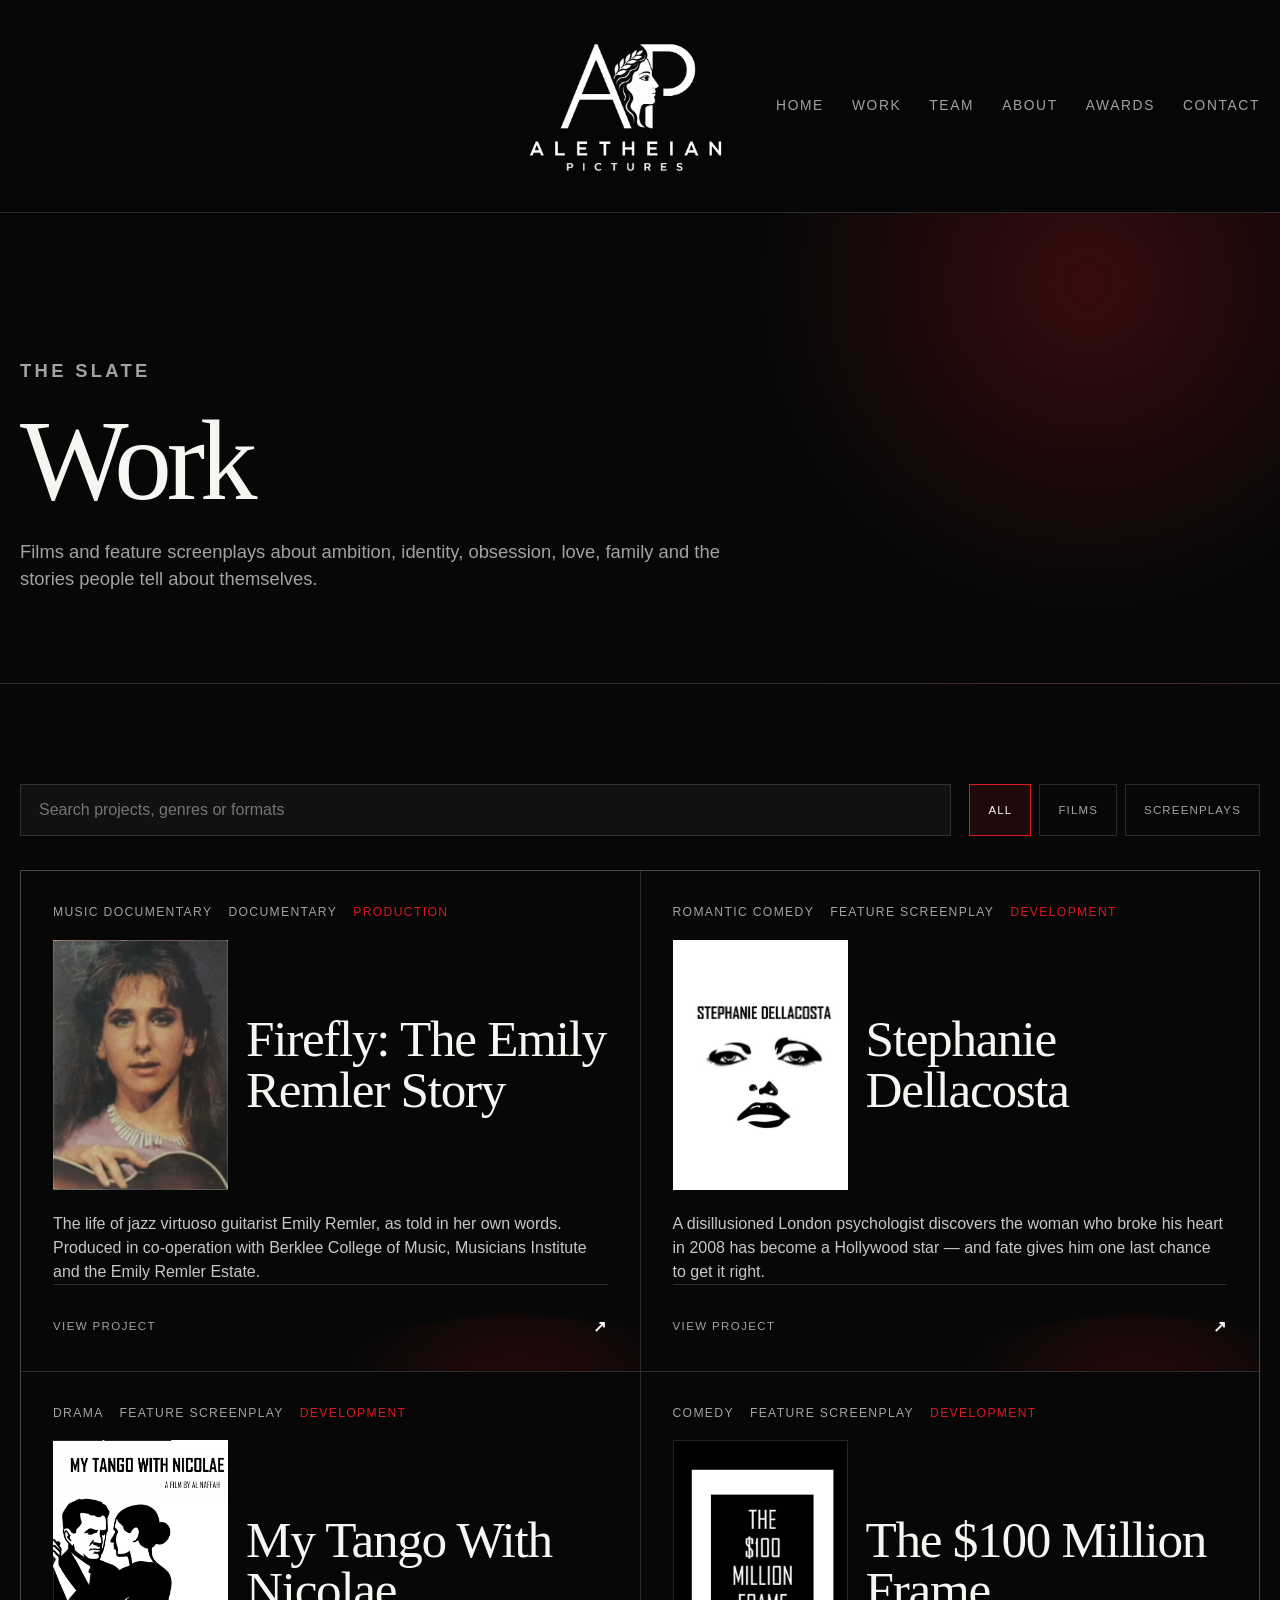
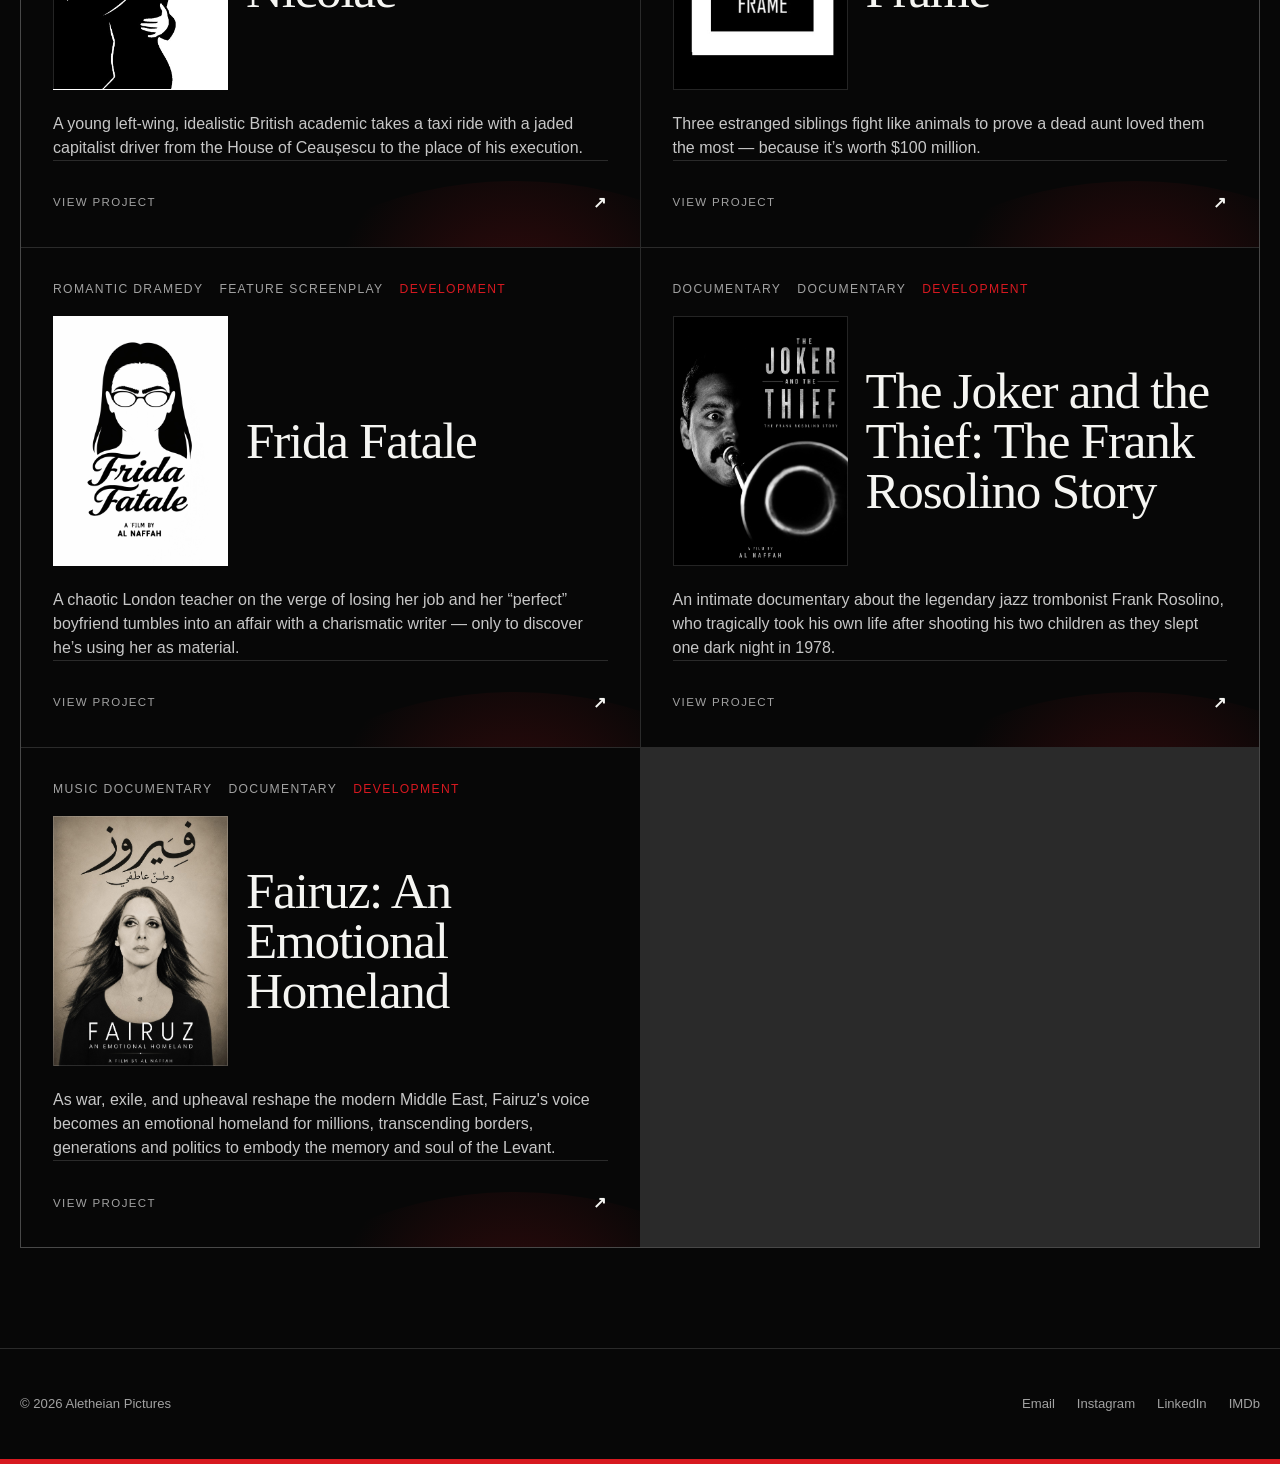
<file: work.html>
<!doctype html>
<html lang="en">
<head>
  <meta charset="utf-8">
  <meta name="viewport" content="width=device-width, initial-scale=1">
  <meta name="description" content="Aletheian Pictures — films and screenplays by writer, director and producer Al Naffah.">
  <title>Work | Aletheian Pictures</title>
  <link rel="stylesheet" href="assets/css/styles.css">
</head>
<body>

<header class="site-header">
  <div class="container header-inner">
    <a class="brand" href="index.html"><img src="assets/images/aletheian-pictures-logo.png" alt="Aletheian Pictures" class="brand-logo"></a>
    <button class="menu-toggle" aria-label="Open navigation" aria-expanded="false">Menu</button>
    <nav class="nav" aria-label="Primary navigation">
      <a href="index.html">Home</a>
      <a href="work.html">Work</a>
      <a href="team.html">Team</a>
      <a href="about.html">About</a>
      <a href="awards.html">Awards</a>
      <a href="contact.html">Contact</a>
    </nav>
  </div>
</header>

<main>

<section class="page-hero">
  <div class="container">
    <p class="eyebrow">The slate</p>
    <h1>Work</h1>
    <p>Films and feature screenplays about ambition, identity, obsession, love, family and the stories people tell about themselves.</p>
  </div>
</section>

<section class="section">
  <div class="container">
    <div class="filter-bar">
      <input class="search-input" id="project-search" type="search" placeholder="Search projects, genres or formats" aria-label="Search projects">
      <div class="filters" aria-label="Project filters">
        <button class="filter-button active" data-filter="all">All</button>
        <button class="filter-button" data-filter="film">Films</button>
        <button class="filter-button" data-filter="screenplay">Screenplays</button>
      </div>
    </div>
    <div class="project-grid">
      
<a class="project-card" data-project-card data-category="film" href="firefly.html">
  <div class="meta">
    <span>Music Documentary</span>
    <span>Documentary</span>
    <span class="status">Production</span>
  </div>
  <div class="card-heading">
    <div class="card-thumb" style="background-image:url('assets/images/firefly.jpg')"></div>
    <h3>Firefly: The Emily Remler Story</h3>
  </div>
  <p class="logline">The life of jazz virtuoso guitarist Emily Remler, as told in her own words. Produced in co-operation with Berklee College of Music, Musicians Institute and the Emily Remler Estate.</p>
  <div class="card-footer">
    <span>View project</span>
    <strong>↗</strong>
  </div>
</a>

<a class="project-card" data-project-card data-category="screenplay" href="stephanie-dellacosta.html">
  <div class="meta">
    <span>Romantic Comedy</span>
    <span>Feature Screenplay</span>
    <span class="status">Development</span>
  </div>
  <div class="card-heading">
    <div class="card-thumb" style="background-image:url('assets/images/stephanie-dellacosta.jpg')"></div>
    <h3>Stephanie Dellacosta</h3>
  </div>
  <p class="logline">A disillusioned London psychologist discovers the woman who broke his heart in 2008 has become a Hollywood star — and fate gives him one last chance to get it right.</p>
  <div class="card-footer">
    <span>View project</span>
    <strong>↗</strong>
  </div>
</a>

<a class="project-card" data-project-card data-category="screenplay" href="my-tango-with-nicolae.html">
  <div class="meta">
    <span>Drama</span>
    <span>Feature Screenplay</span>
    <span class="status">Development</span>
  </div>
  <div class="card-heading">
    <div class="card-thumb" style="background-image:url('assets/images/my-tango-with-nicolae.jpg')"></div>
    <h3>My Tango With Nicolae</h3>
  </div>
  <p class="logline">A young left-wing, idealistic British academic takes a taxi ride with a jaded capitalist driver from the House of Ceaușescu to the place of his execution.</p>
  <div class="card-footer">
    <span>View project</span>
    <strong>↗</strong>
  </div>
</a>

<a class="project-card" data-project-card data-category="screenplay" href="the-100-million-frame.html">
  <div class="meta">
    <span>Comedy</span>
    <span>Feature Screenplay</span>
    <span class="status">Development</span>
  </div>
  <div class="card-heading">
    <div class="card-thumb" style="background-image:url('assets/images/the-100-million-frame.jpg')"></div>
    <h3>The $100 Million Frame</h3>
  </div>
  <p class="logline">Three estranged siblings fight like animals to prove a dead aunt loved them the most — because it’s worth $100 million.</p>
  <div class="card-footer">
    <span>View project</span>
    <strong>↗</strong>
  </div>
</a>

<a class="project-card" data-project-card data-category="screenplay" href="frida-fatale.html">
  <div class="meta">
    <span>Romantic Dramedy</span>
    <span>Feature Screenplay</span>
    <span class="status">Development</span>
  </div>
  <div class="card-heading">
    <div class="card-thumb" style="background-image:url('assets/images/frida-fatale.jpg')"></div>
    <h3>Frida Fatale</h3>
  </div>
  <p class="logline">A chaotic London teacher on the verge of losing her job and her “perfect” boyfriend tumbles into an affair with a charismatic writer — only to discover he’s using her as material.</p>
  <div class="card-footer">
    <span>View project</span>
    <strong>↗</strong>
  </div>
</a>

<a class="project-card" data-project-card data-category="film" href="joker-and-the-thief.html">
  <div class="meta">
    <span>Documentary</span>
    <span>Documentary</span>
    <span class="status">Development</span>
  </div>
  <div class="card-heading">
    <div class="card-thumb" style="background-image:url('assets/images/joker-and-the-thief.jpg')"></div>
    <h3>The Joker and the Thief: The Frank Rosolino Story</h3>
  </div>
  <p class="logline">An intimate documentary about the legendary jazz trombonist Frank Rosolino, who tragically took his own life after shooting his two children as they slept one dark night in 1978.</p>
  <div class="card-footer">
    <span>View project</span>
    <strong>↗</strong>
  </div>
</a>

<a class="project-card" data-project-card data-category="film" href="fairuz-an-emotional-homeland.html">
  <div class="meta">
    <span>Music Documentary</span>
    <span>Documentary</span>
    <span class="status">Development</span>
  </div>
  <div class="card-heading">
    <div class="card-thumb" style="background-image:url('assets/images/fairuz.jpg')"></div>
    <h3>Fairuz: An Emotional Homeland</h3>
  </div>
  <p class="logline">As war, exile, and upheaval reshape the modern Middle East, Fairuz's voice becomes an emotional homeland for millions, transcending borders, generations and politics to embody the memory and soul of the Levant.</p>
  <div class="card-footer">
    <span>View project</span>
    <strong>↗</strong>
  </div>
</a>

    </div>
    <div class="empty-state">No projects match your search.</div>
  </div>
</section>

</main>

<footer class="site-footer">
  <div class="container footer-inner">
    <div>© <span data-year></span> Aletheian Pictures</div>
    <div class="footer-links">
      <a href="mailto:alnaffah@aletheianpictures.com">Email</a>
      <a href="https://www.instagram.com/aletheianpictures/" target="_blank" rel="noopener">Instagram</a>
      <a href="https://www.linkedin.com/in/al-naffah-8289473b5/" target="_blank" rel="noopener">LinkedIn</a>
      <a href="https://www.imdb.com/name/nm17255204/" target="_blank" rel="noopener">IMDb</a>
    </div>
  </div>
</footer>
<div class="red-rule"></div>

<script src="assets/js/site.js"></script>
</body>
</html>
</file>
<file: assets/css/styles.css>
:root {
  --bg: #070707;
  --surface: #111111;
  --surface-2: #171717;
  --text: #f5f5f2;
  --muted: #a2a2a2;
  --line: rgba(255,255,255,.14);
  --red: #d71920;
  --red-dark: #8f0f14;
  --max: 1240px;
  --serif: Georgia, "Times New Roman", serif;
  --sans: Inter, Arial, Helvetica, sans-serif;
}

* { box-sizing: border-box; }
html { scroll-behavior: smooth; }
body {
  margin: 0;
  background: var(--bg);
  color: var(--text);
  font-family: var(--sans);
  line-height: 1.5;
}
body.menu-open { overflow: hidden; }
img { max-width: 100%; display: block; }
a { color: inherit; text-decoration: none; }
button, input, select, textarea { font: inherit; }

.container { width: min(calc(100% - 40px), var(--max)); margin: 0 auto; }

.site-header {
  z-index: 100;
  border-bottom: 1px solid var(--line);
  background: rgba(7,7,7,.88);
  backdrop-filter: blur(18px);
}
.header-inner {
  min-height: 78px;
  display: grid;
  grid-template-columns: 1fr auto 1fr;
  align-items: center;
  gap: 28px;
  padding: 14px 0;
}
.brand {
  font-weight: 800;
  letter-spacing: .09em;
  text-transform: uppercase;
  font-size: .94rem;
  display: inline-flex;
  align-items: center;
  grid-column: 2;
  justify-self: center;
}
.brand span { color: var(--red); }
.brand-logo { height: 184px; width: auto; display: block; }
.menu-toggle { grid-column: 3; justify-self: end; }
.nav { grid-column: 3; justify-self: end; }
.nav { display: flex; gap: 28px; align-items: center; }
.nav a {
  color: var(--muted);
  font-size: .86rem;
  text-transform: uppercase;
  letter-spacing: .12em;
}
.nav a:hover, .nav a.active { color: var(--text); }
.menu-toggle {
  display: none;
  width: 44px;
  height: 44px;
  border: 1px solid var(--line);
  background: transparent;
  color: var(--text);
  cursor: pointer;
}

.hero {
  display: grid;
  align-items: end;
  position: relative;
  overflow: hidden;
  border-bottom: 1px solid var(--line);
}
.hero::before {
  content: "";
  position: absolute;
  inset: 0;
  background:
    linear-gradient(90deg, rgba(0,0,0,.95) 0%, rgba(0,0,0,.7) 48%, rgba(0,0,0,.25) 100%),
    radial-gradient(circle at 78% 35%, rgba(215,25,32,.38), transparent 34%),
    linear-gradient(135deg, #0d0d0d, #1a1a1a 55%, #080808);
}
.hero::after {
  content: "AK";
  position: absolute;
  right: -2vw;
  bottom: -10vw;
  font-size: min(42vw, 580px);
  line-height: .8;
  font-weight: 900;
  letter-spacing: -.08em;
  color: rgba(255,255,255,.025);
}
.hero-content {
  position: relative;
  z-index: 1;
  padding: 110px 0 72px;
}
.eyebrow {
  margin: 0 0 22px;
  color: var(--red);
  text-transform: uppercase;
  letter-spacing: .18em;
  font-size: .78rem;
  font-weight: 700;
}
.hero h1, .page-hero h1, .project-title {
  margin: 0;
  max-width: 1020px;
  font-family: var(--serif);
  font-weight: 400;
  letter-spacing: -.045em;
  line-height: .93;
}
.hero h1 { font-size: clamp(4rem, 10vw, 9.5rem); }
.hero h1 em { color: var(--red); font-style: normal; }
.hero-copy {
  max-width: 700px;
  margin: 34px 0 0;
  color: #d0d0d0;
  font-size: clamp(1.05rem, 2vw, 1.35rem);
}
.hero-actions, .project-actions {
  display: flex;
  flex-wrap: wrap;
  gap: 14px;
  margin-top: 38px;
}

.button {
  display: inline-flex;
  align-items: center;
  justify-content: center;
  min-height: 48px;
  padding: 0 22px;
  border: 1px solid var(--line);
  text-transform: uppercase;
  letter-spacing: .11em;
  font-size: .76rem;
  font-weight: 700;
  transition: .2s ease;
}
.button-primary { background: var(--red); border-color: var(--red); }
.button:hover { transform: translateY(-2px); border-color: rgba(255,255,255,.5); }
.button-primary:hover { background: #ed2028; border-color: #ed2028; }

.section { padding: 100px 0; }
.section-tight { padding: 70px 0; }
.section-header {
  display: grid;
  grid-template-columns: 1fr 1fr;
  gap: 40px;
  margin-bottom: 46px;
  align-items: end;
}
.section-kicker {
  margin: 0 0 12px;
  color: var(--red);
  text-transform: uppercase;
  letter-spacing: .16em;
  font-size: .75rem;
  font-weight: 700;
}
.section-title {
  margin: 0;
  font-family: var(--serif);
  font-size: clamp(2.6rem, 5.5vw, 5.8rem);
  font-weight: 400;
  line-height: .97;
  letter-spacing: -.04em;
}
.section-intro {
  margin: 0;
  max-width: 620px;
  color: var(--muted);
  font-size: 1.05rem;
}

.featured-grid {
  display: grid;
  grid-template-columns: 1.3fr .7fr;
  min-height: 620px;
  border: 1px solid var(--line);
}
.featured-image {
  position: relative;
  min-height: 460px;
  background:
    linear-gradient(180deg, rgba(0,0,0,.1), rgba(0,0,0,.8)),
    url("../images/firefly.jpg") center/cover no-repeat,
    linear-gradient(135deg, #2a0a0c, #111);
}
.featured-image::after {
  content: "FIREFLY";
  position: absolute;
  left: 30px;
  bottom: 18px;
  font-size: clamp(3rem, 7vw, 8rem);
  font-weight: 900;
  color: rgba(255,255,255,.12);
  line-height: .85;
}
.featured-copy {
  padding: 52px;
  display: flex;
  flex-direction: column;
  justify-content: flex-end;
  background: var(--surface);
}
.meta {
  display: flex;
  flex-wrap: wrap;
  gap: 8px 16px;
  margin-bottom: 18px;
  color: var(--muted);
  font-size: .76rem;
  text-transform: uppercase;
  letter-spacing: .11em;
}
.meta .status { color: var(--red); }
.featured-copy h3, .project-card h3 {
  margin: 0;
  font-family: var(--serif);
  font-weight: 400;
  letter-spacing: -.025em;
}
.featured-copy h3 { font-size: clamp(2.6rem, 4vw, 5rem); line-height: .95; }
.featured-copy p { color: #d0d0d0; font-size: 1.05rem; }

.project-grid {
  display: grid;
  grid-template-columns: repeat(2, minmax(0, 1fr));
  gap: 1px;
  background: var(--line);
  border: 1px solid var(--line);
}
.project-card {
  min-height: 410px;
  padding: 32px;
  background: var(--bg);
  display: flex;
  flex-direction: column;
  position: relative;
  overflow: hidden;
}
.project-card::before {
  content: "";
  position: absolute;
  inset: auto -20% -45% 40%;
  height: 280px;
  border-radius: 50%;
  background: radial-gradient(circle, rgba(215,25,32,.23), transparent 66%);
  transition: transform .35s ease;
}
.project-card:hover::before { transform: scale(1.2); }
.card-heading {
  position: relative;
  display: flex;
  align-items: center;
  gap: 18px;
  margin-bottom: 22px;
}
.card-thumb {
  flex: 0 0 auto;
  width: 175px;
  height: 250px;
  background-size: cover;
  background-position: center;
  background-color: var(--surface-2);
  border: 1px solid var(--line);
}
@media (max-width: 600px) {
  .card-thumb { width: 110px; height: 157px; }
}
.project-card h3 {
  position: relative;
  font-size: clamp(2.1rem, 4vw, 4rem);
  line-height: .98;
  margin-bottom: 0;
}
.card-heading h3 { margin-bottom: 0; }
.project-card .logline {
  position: relative;
  max-width: 600px;
  margin: 0;
  color: #c7c7c7;
  font-size: 1rem;
}
.card-footer {
  position: relative;
  margin-top: auto;
  padding-top: 30px;
  display: flex;
  justify-content: space-between;
  align-items: center;
  border-top: 1px solid var(--line);
  color: var(--muted);
  text-transform: uppercase;
  letter-spacing: .12em;
  font-size: .72rem;
}
.card-footer strong { color: var(--text); font-size: 1rem; }

.filter-bar {
  display: grid;
  grid-template-columns: 1fr auto;
  gap: 18px;
  margin-bottom: 34px;
}
.search-input {
  width: 100%;
  min-height: 52px;
  padding: 0 18px;
  color: var(--text);
  background: var(--surface);
  border: 1px solid var(--line);
  outline: none;
}
.search-input:focus { border-color: var(--red); }
.filters { display: flex; flex-wrap: wrap; gap: 8px; }
.filter-button {
  min-height: 52px;
  padding: 0 18px;
  background: transparent;
  color: var(--muted);
  border: 1px solid var(--line);
  cursor: pointer;
  text-transform: uppercase;
  letter-spacing: .1em;
  font-size: .72rem;
}
.filter-button.active, .filter-button:hover {
  color: var(--text);
  border-color: var(--red);
  background: rgba(215,25,32,.12);
}
.empty-state {
  display: none;
  padding: 45px;
  border: 1px solid var(--line);
  color: var(--muted);
}

.page-hero {
  padding: 120px 0 72px;
  border-bottom: 1px solid var(--line);
  background:
    radial-gradient(circle at 85% 15%, rgba(215,25,32,.23), transparent 28%),
    var(--bg);
}
.page-hero h1 { font-size: clamp(4.5rem, 9vw, 9rem); }
.page-hero p { max-width: 720px; margin-top: 24px; color: var(--muted); font-size: 1.15rem; }

.project-hero {
  min-height: 78vh;
  position: relative;
  display: flex;
  align-items: end;
  border-bottom: 1px solid var(--line);
  background:
    linear-gradient(90deg, rgba(0,0,0,.96), rgba(0,0,0,.55)),
    var(--project-image),
    linear-gradient(135deg, #2a0a0c, #111);
  background-size: cover;
  background-position: center;
}
.project-hero-inner { padding: 120px 0 70px; position: relative; z-index: 2; }
.project-title { font-size: clamp(4rem, 9vw, 9rem); max-width: 1100px; }
.project-cert {
  margin: 14px 0 0;
  color: var(--muted);
  font-size: .85rem;
  text-transform: uppercase;
  letter-spacing: .08em;
}
.sticker {
  display: inline-block;
  margin: 26px 0 0;
  padding: 14px 26px;
  background: var(--red);
  color: #fff;
  border: 2px solid #fff;
  border-radius: 999px;
  font-size: .85rem;
  font-weight: 800;
  text-transform: uppercase;
  letter-spacing: .1em;
  transform: rotate(-2deg);
  box-shadow: 0 6px 18px rgba(0,0,0,.55);
  transition: transform .2s ease, background .2s ease;
}
.sticker:hover { transform: rotate(0deg) translateY(-2px); background: #ed2028; }
.project-logline {
  margin: 30px 0 0;
  max-width: 820px;
  color: #dedede;
  font-size: clamp(1.1rem, 2vw, 1.4rem);
}
.project-body {
  display: grid;
  grid-template-columns: .75fr 1.25fr;
  gap: 80px;
}
.project-poster { width: 100%; height: auto; display: block; margin-bottom: 30px; }
.fact-list { border-top: 1px solid var(--line); }
.fact {
  display: grid;
  grid-template-columns: 130px 1fr;
  gap: 20px;
  padding: 18px 0;
  border-bottom: 1px solid var(--line);
}
.fact dt { color: var(--muted); text-transform: uppercase; letter-spacing: .1em; font-size: .72rem; }
.fact dd { margin: 0; }
.prose { max-width: 760px; }
.prose h2 { margin-top: 0; font-family: var(--serif); font-weight: 400; font-size: 3rem; }
.prose p { color: #c8c8c8; font-size: 1.08rem; }

.about-grid, .contact-grid {
  display: grid;
  grid-template-columns: .8fr 1.2fr;
  gap: 90px;
}
.portrait-placeholder {
  min-height: 620px;
  background:
    linear-gradient(180deg, transparent, rgba(0,0,0,.75)),
    url("../images/al-naffah.jpg") center/cover no-repeat,
    linear-gradient(135deg, #301012, #111);
  border: 1px solid var(--line);
}
.portrait-placeholder.placeholder-plain {
  background: linear-gradient(135deg, #301012, #111);
}
.portrait-placeholder.portrait-michael {
  background:
    linear-gradient(180deg, transparent, rgba(0,0,0,.75)),
    url("../images/michael-rushworth.jpg") center/cover no-repeat,
    linear-gradient(135deg, #301012, #111);
}
.portrait-placeholder.portrait-alain {
  background:
    linear-gradient(180deg, transparent, rgba(0,0,0,.75)),
    url("../images/alain-checri.jpg") center/cover no-repeat,
    linear-gradient(135deg, #301012, #111);
}
@media (min-width: 901px), (max-width: 600px) {
  .portrait-placeholder.portrait-alain {
    background:
      linear-gradient(180deg, transparent 55%, #111 85%),
      url("../images/alain-checri.jpg") center top/max(100%, 527px) auto no-repeat,
      #111;
  }
}
.large-copy {
  font-family: var(--serif);
  font-size: clamp(2rem, 4vw, 4.3rem);
  line-height: 1.04;
  letter-spacing: -.035em;
}
.body-copy { color: #c8c8c8; font-size: 1.06rem; }
.about-copy { max-width: 820px; }
.about-copy .body-copy { margin-top: 28px; display: grid; gap: 18px; }
.about-copy .hero-actions { margin-top: 34px; }
.award-list { border-top: 1px solid var(--line); }
.award-row {
  display: grid;
  grid-template-columns: 180px 1fr auto;
  gap: 24px;
  padding: 22px 0;
  border-bottom: 1px solid var(--line);
}
.award-row span { color: var(--muted); }
.marquee {
  overflow: hidden;
  border-top: 1px solid var(--line);
  border-bottom: 1px solid var(--line);
  padding: 40px 0;
  margin-top: 18px;
  -webkit-mask-image: linear-gradient(90deg, transparent, #000 8%, #000 92%, transparent);
  mask-image: linear-gradient(90deg, transparent, #000 8%, #000 92%, transparent);
}
.marquee-track {
  display: flex;
  align-items: center;
  width: max-content;
  gap: 70px;
  animation: marquee-scroll 40s linear infinite;
}
.marquee:hover .marquee-track { animation-play-state: paused; }
.marquee-item {
  flex: 0 0 auto;
  height: 64px;
  width: auto;
  white-space: nowrap;
}
@keyframes marquee-scroll {
  from { transform: translateX(0); }
  to { transform: translateX(-50%); }
}
@media (prefers-reduced-motion: reduce) {
  .marquee-track { animation: none; }
}
.contact-links { display: grid; gap: 0; border-top: 1px solid var(--line); }
.contact-link {
  display: flex;
  justify-content: space-between;
  gap: 20px;
  padding: 22px 0;
  border-bottom: 1px solid var(--line);
}
.contact-link span:last-child { color: var(--muted); }

.contact-form { display: grid; gap: 15px; }
.contact-form input, .contact-form textarea {
  width: 100%;
  padding: 16px;
  background: var(--surface);
  border: 1px solid var(--line);
  color: var(--text);
}
.contact-form textarea { min-height: 180px; resize: vertical; }

.site-footer {
  padding: 45px 0;
  border-top: 1px solid var(--line);
  color: var(--muted);
  font-size: .82rem;
}
.footer-inner {
  display: flex;
  justify-content: space-between;
  gap: 25px;
  align-items: center;
}
.footer-links { display: flex; flex-wrap: wrap; gap: 22px; }
.red-rule { height: 5px; background: var(--red); }

@media (max-width: 900px) {
  .nav {
    display: none;
    position: fixed;
    inset: 79px 0 0;
    background: var(--bg);
    padding: 35px 20px;
    flex-direction: column;
    align-items: flex-start;
    z-index: 90;
  }
  .nav.open { display: flex; }
  .menu-toggle { display: block; }
  .section-header, .featured-grid, .project-body, .about-grid, .contact-grid {
    grid-template-columns: 1fr;
  }
  .project-grid { grid-template-columns: 1fr; }
  .recognized-grid { grid-template-columns: 1fr; }
  .featured-copy { padding: 34px; }
  .filter-bar { grid-template-columns: 1fr; }
  .project-body, .about-grid, .contact-grid { gap: 45px; }
  .award-row { grid-template-columns: 1fr; gap: 6px; }
}
@media (max-width: 600px) {
  .container { width: min(calc(100% - 24px), var(--max)); }
  .hero-content { padding: 80px 0 45px; }
  .section { padding: 72px 0; }
  .project-card { min-height: 360px; padding: 24px; }
  .filters { display: grid; grid-template-columns: 1fr 1fr; }
  .filter-button { width: 100%; }
  .fact { grid-template-columns: 1fr; gap: 6px; }
  .footer-inner { align-items: flex-start; flex-direction: column; }
}
</file>
